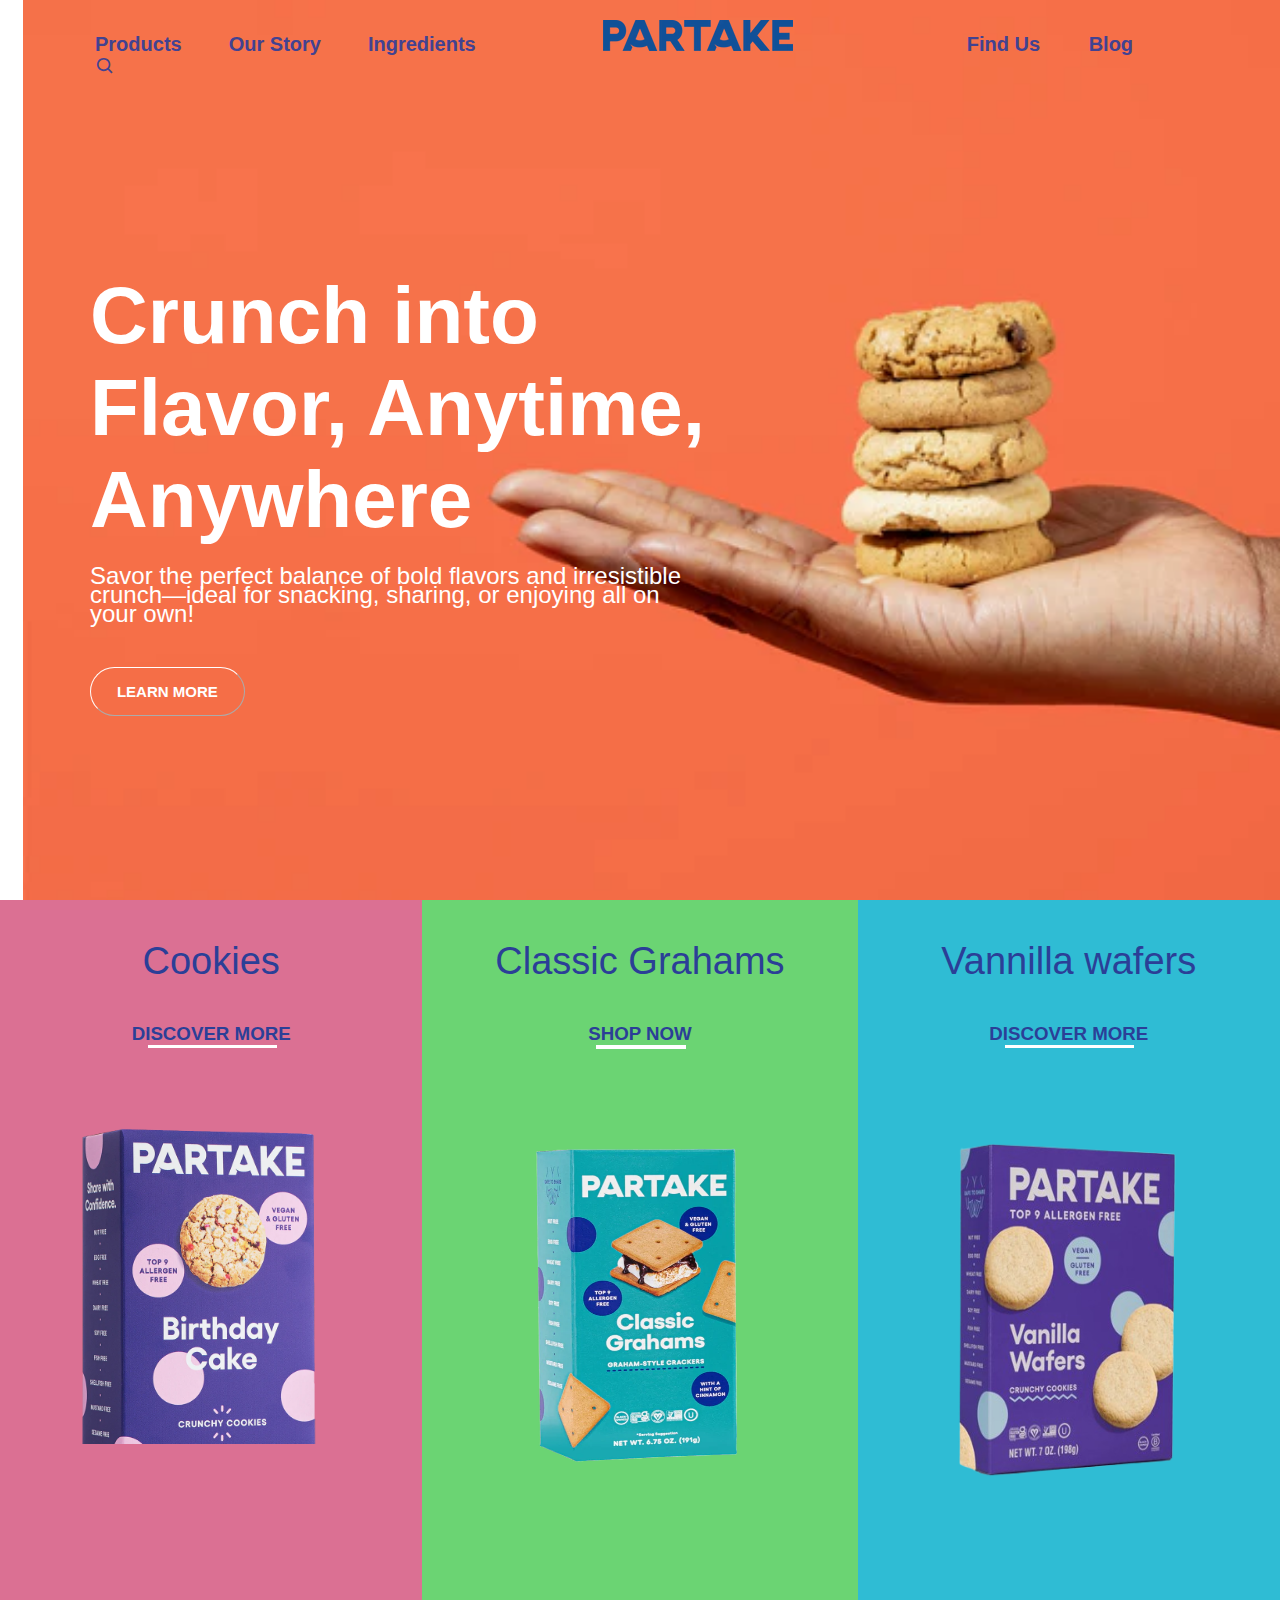
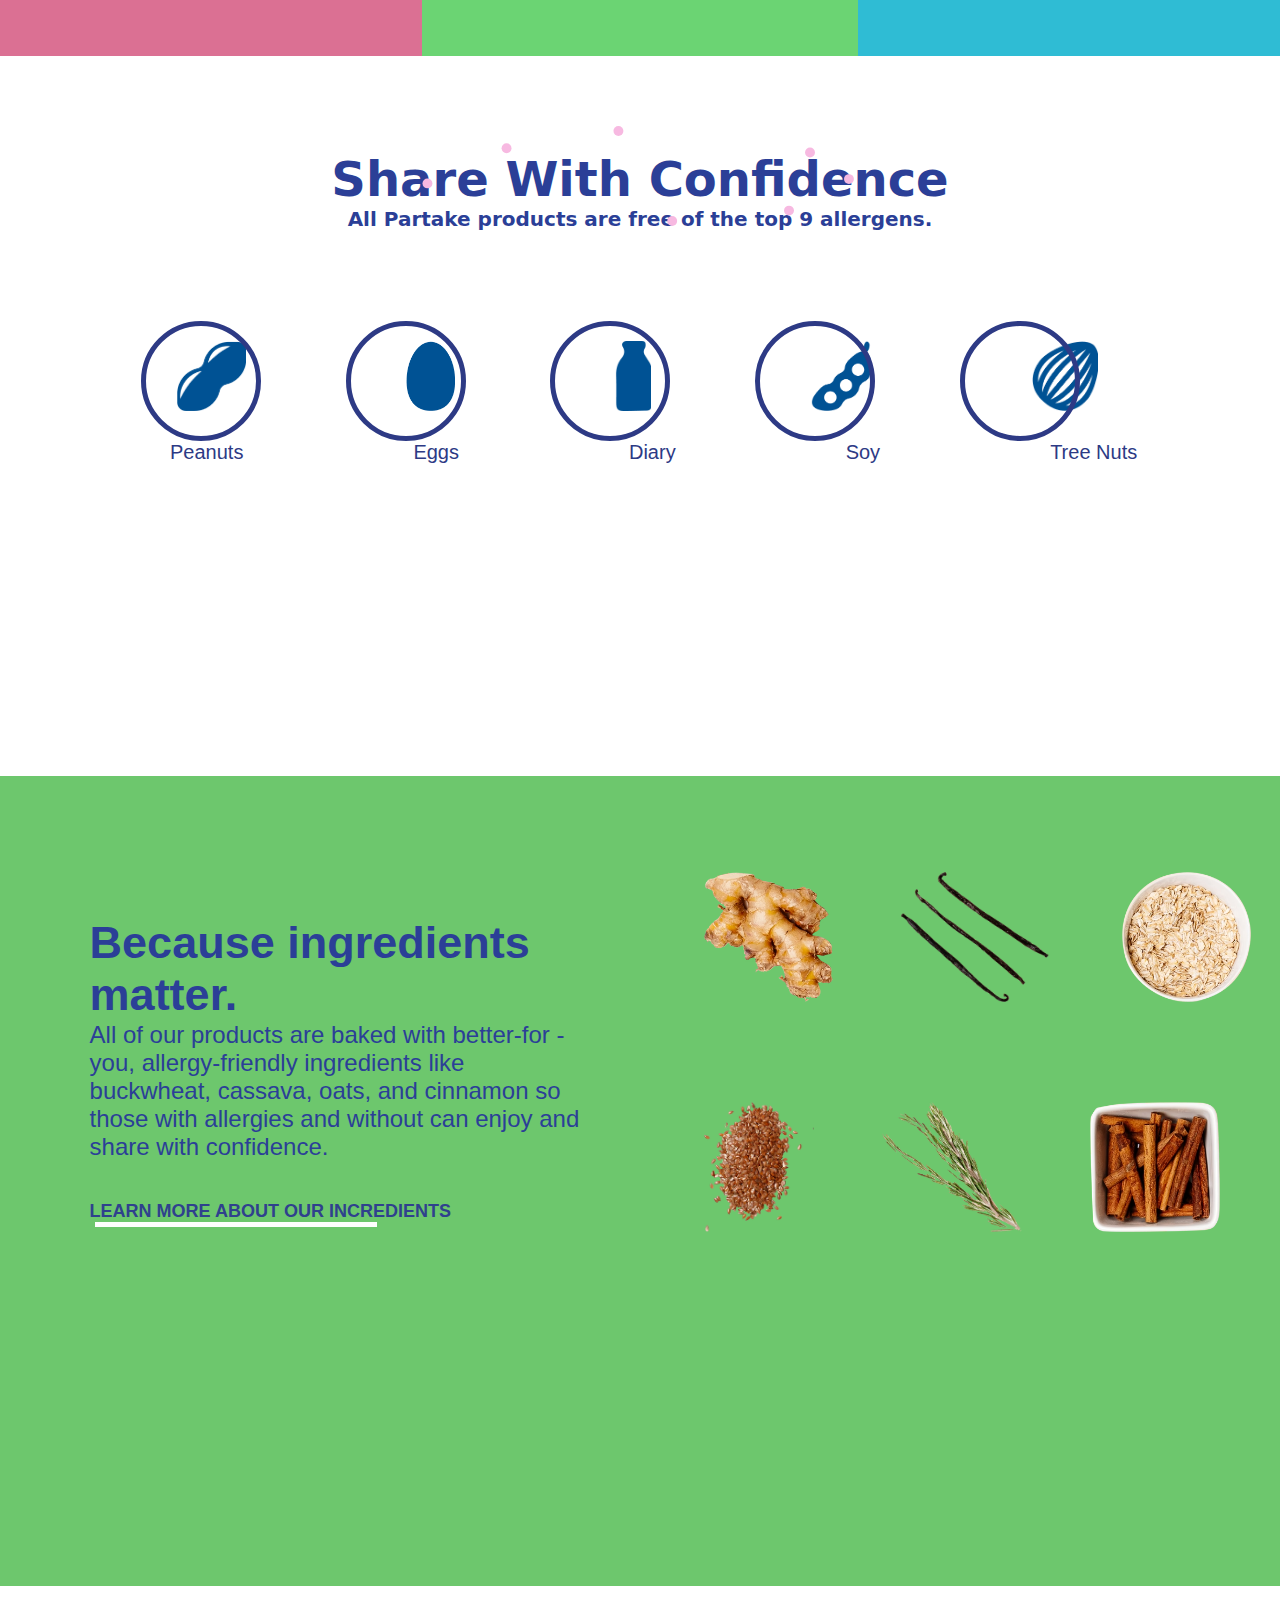
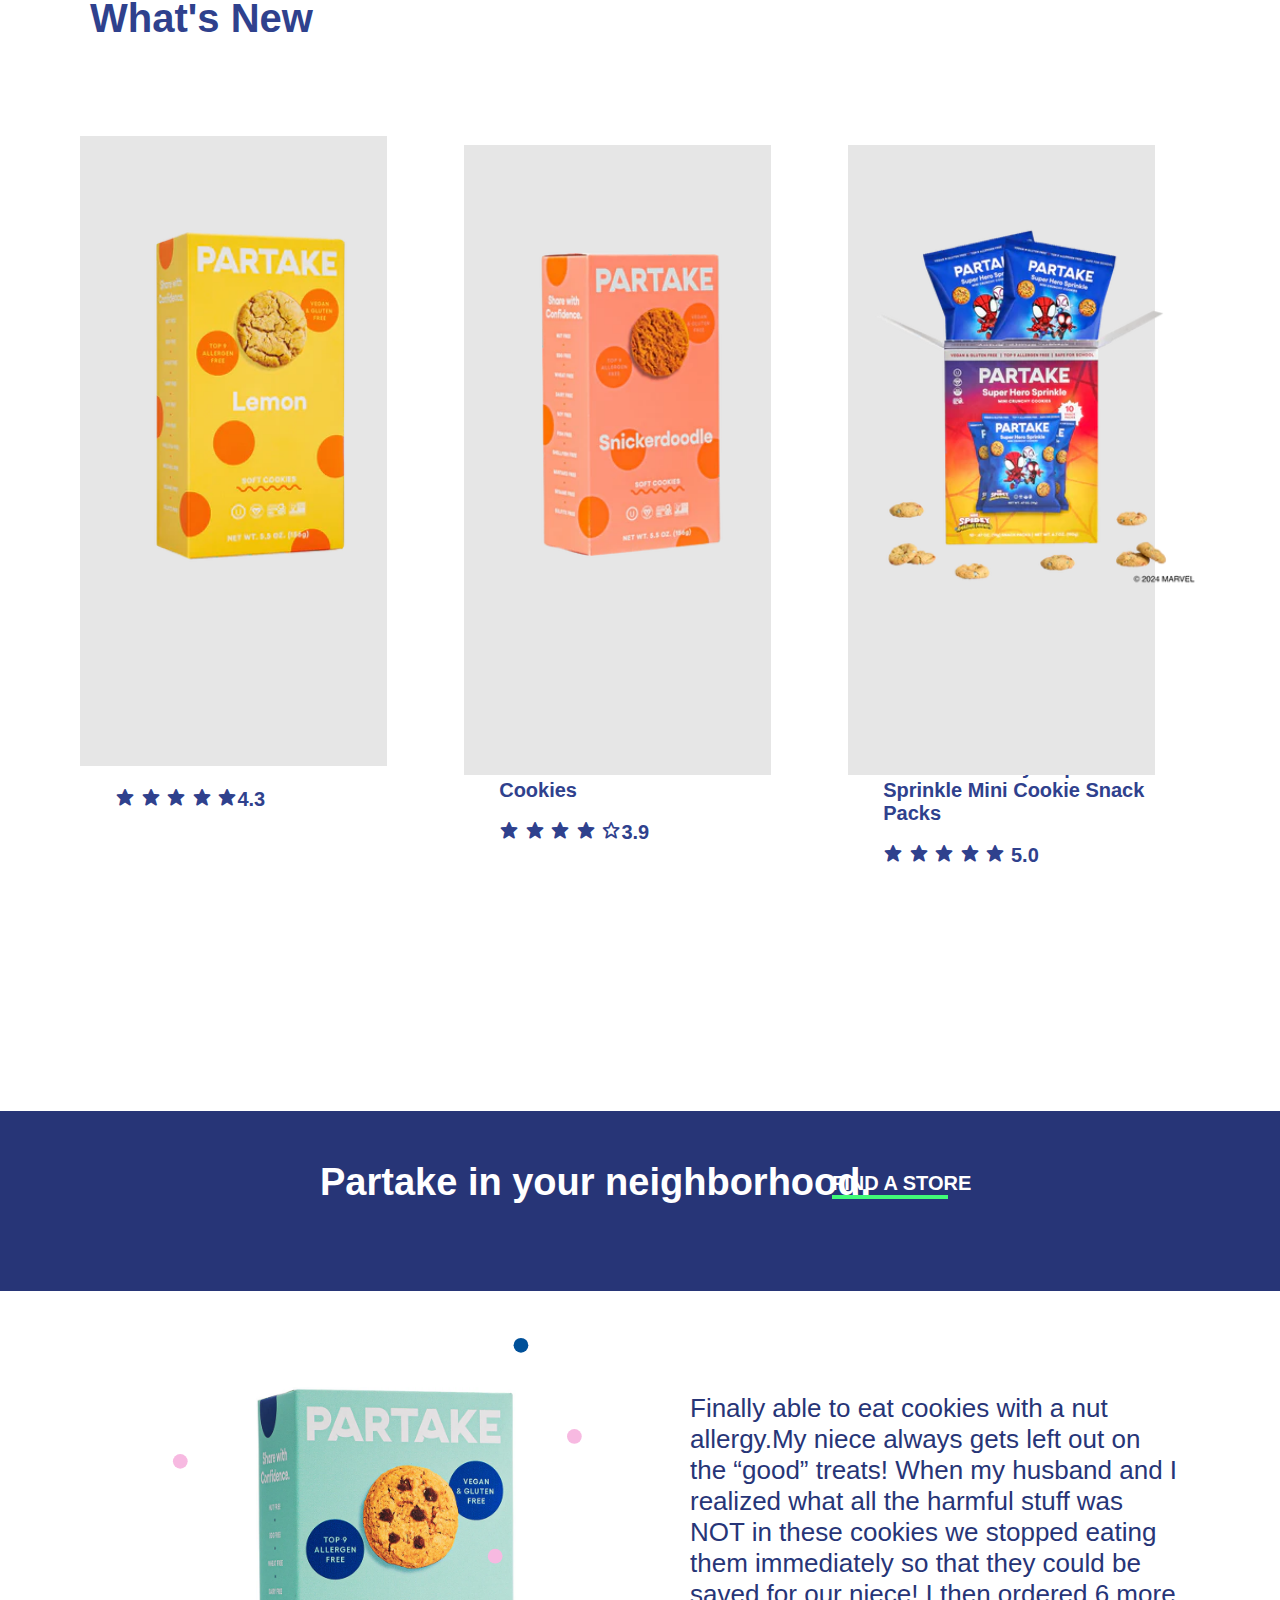
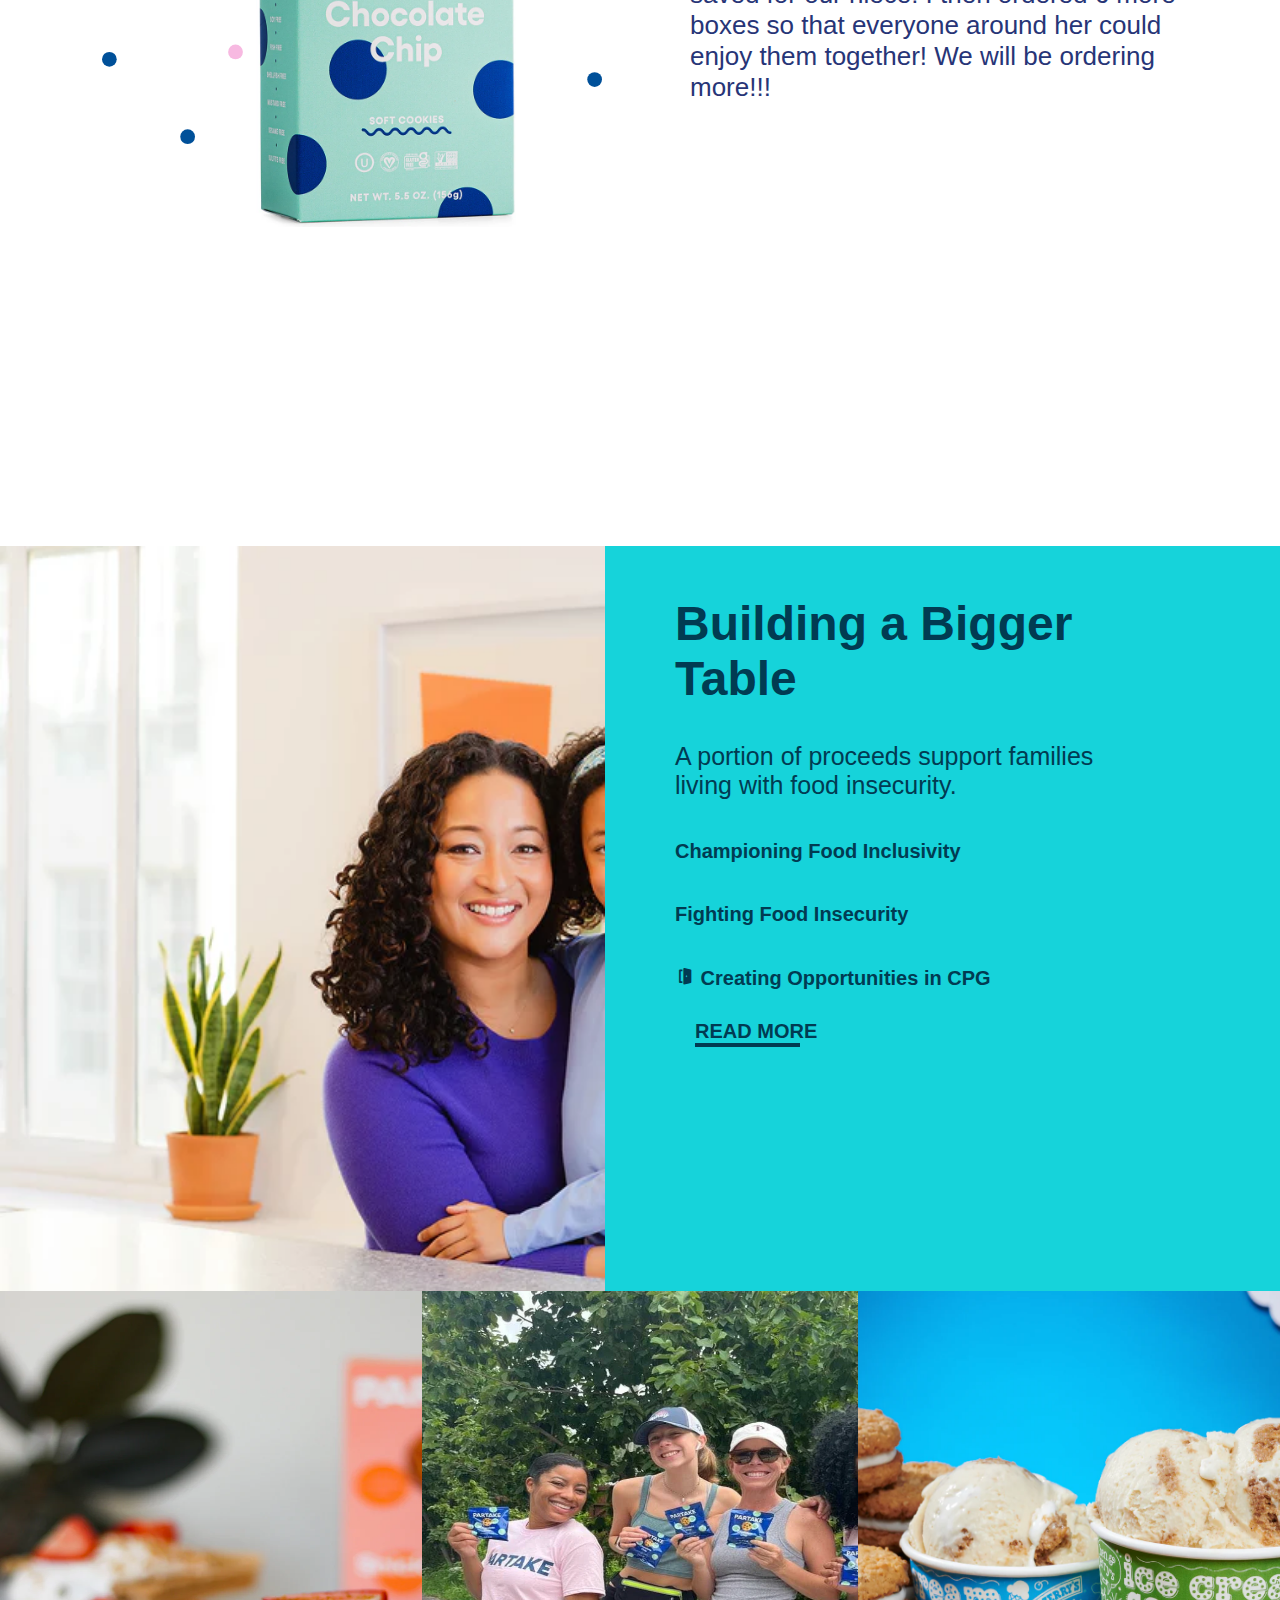
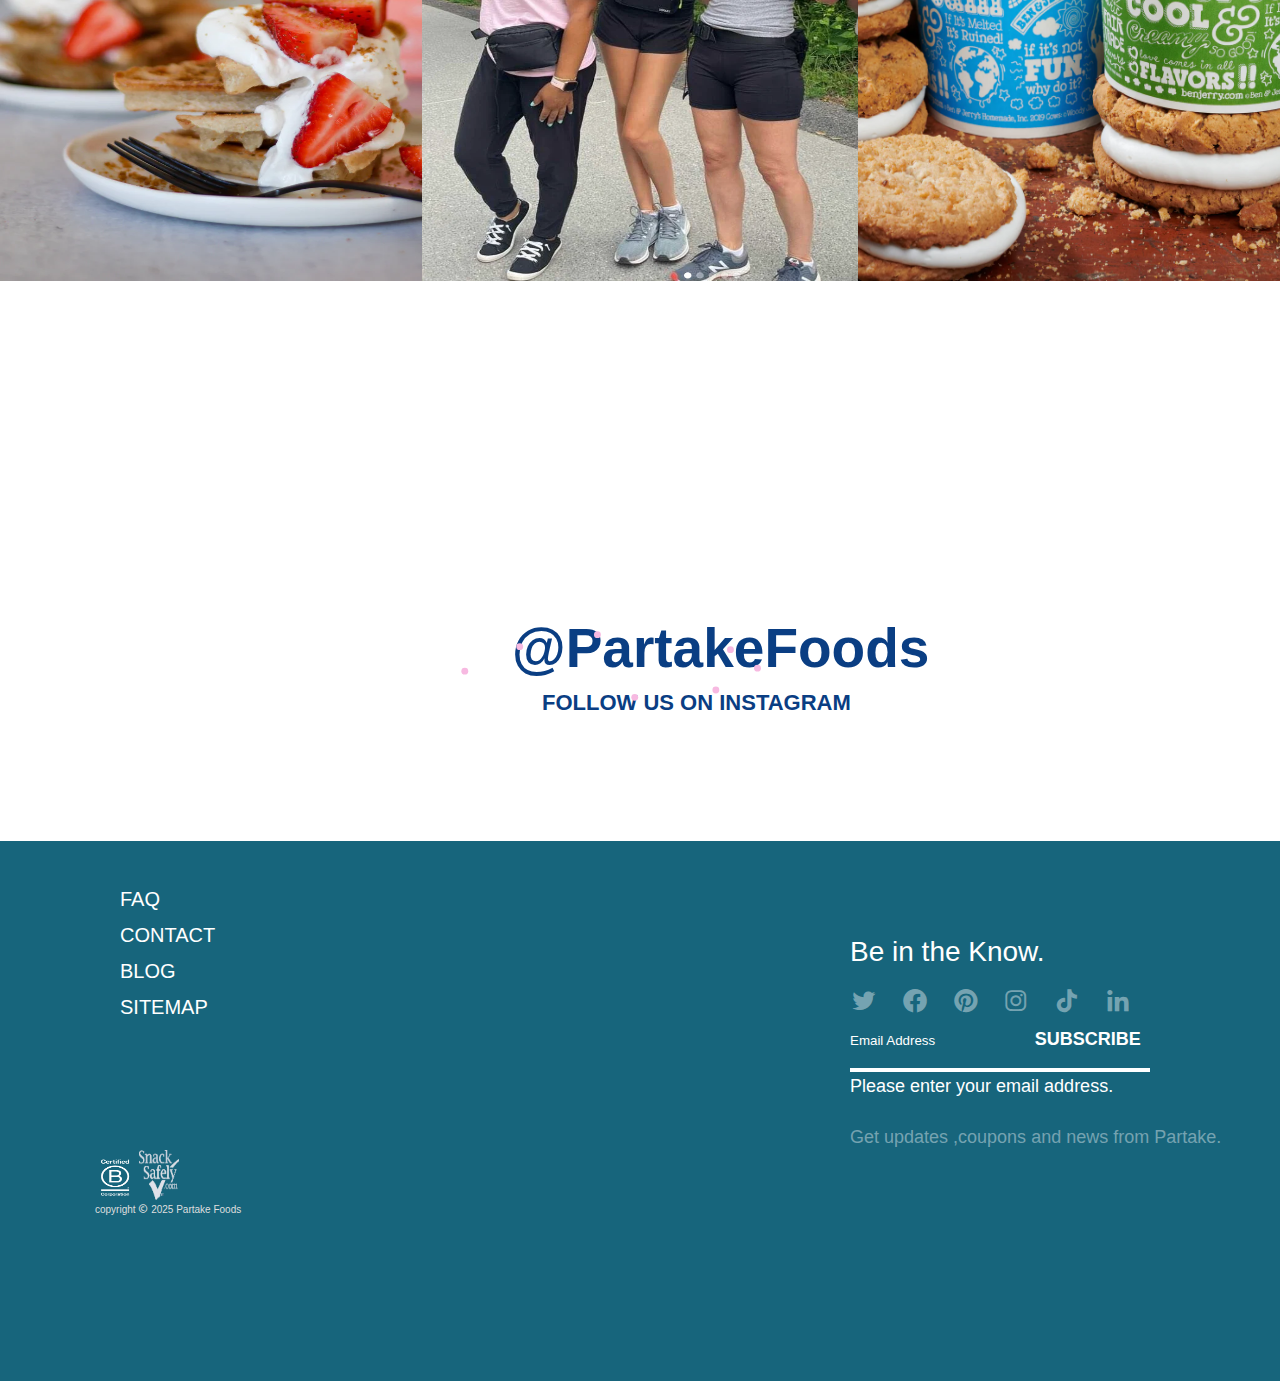
<file: Partake Foods website/index.html>
<!DOCTYPE html>
<html>
    <head>
        <title>Partake Foods | Super Delicious Cookies </title>
        <link rel="stylesheet" href="style.css">
        <link href='https://unpkg.com/boxicons@2.1.4/css/boxicons.min.css' rel='stylesheet'>
        <div class="header">
            <ul>
                <li>Products</li>
                <li>Our Story</li>
                <li class="ing">Ingredients</li>
                <li class="partake"><img src="partake_blue-logo_190x"></li>
                <li class="fu">Find Us </li>
                <li class="bl">Blog</li>
                <li><i class='bx bx-search'></i></li>
            </ul>
        </div>
    </head>


    <body>

        <section class="intro">
            <div class="introcontent">
                <h1>Crunch into<br> Flavor, Anytime,<br> Anywhere </h>
                <p class="paraintro">Savor the perfect balance of bold flavors and irresistible<br> 
                    crunch—ideal for snacking, sharing, or enjoying all on<br> 
                    your own!
                </p>
                <button class="button1">LEARN MORE</button>
            </div>
        </section>
        <!--Section1 closed-->


        <section class="row">
            
            <div class="col1">
                <h2>Cookies</h2>
                <h3>DISCOVER MORE</h3>
                <div class="line"></div>
                <img src="Crunchy_Cookies_3_section_nav_hover.webp" class="img1" height="320" width="240">

            </div>

            <div class="col2">
                <h2>Classic Grahams</h2>
                <h3>SHOP NOW</h3>
                <div class="line2"></div>
                <img src="ClassicGrahams_front_750x.png" class="img2" height="360" width="420">

            </div>

            <div class="col3">
                <h2>Vannilla wafers</h2>
                <h3>DISCOVER MORE</h3>
                <div class="line"></div>
                <img src="VanillaWafersWebsiteCookiesReplacedcopy_750x-removebg-preview.png" class="img3" height="490" width="390">

            </div>
           
        </section>
        <!--Section-2 closed-->

        <section class="section3">
            <img src="pink-dots.svg" id="pink-dots" height="100" >
            <h4>Share With Confidence</h4>
            <p class="para2">All Partake products are free of the top 9 allergens.</p>
            <div class="allergens">
                <img src="download.png" id="peanuts" height="70">
                <img src="eggs.png" id="eggs" height="70">
                <img src="milk.png" id="milk" height="70">
                <img src="soy.png" id="soy" height="70">
                <img src="treenuts.png" id="tnuts" height="70">
            </div>
             <div class="circle1"></div> <div class="circle2"></div>  <div class="circle3"></div> <div class="circle4"></div> <div class="circle5"></div>
            <div class="allnames">
                <h6 class="all">Peanuts</h6>
                <h6 class="all">Eggs</h6>
                <h6 class="all">Diary</h6>
                <h6 class="all">Soy</h6>
                <h6 class="all">Tree Nuts</h6>
                
            </div>
            
            <div class="line4"></div>
        </section>


        <section class="section4">
            <div class="Incredients">
                <div class="contents">
                    <h5 class="head5">Because ingredients<br> matter.</h5>
                    <p class="para3">All of our products are baked with better-for
                        -<br>you, allergy-friendly ingredients like<br>
                         buckwheat, cassava, oats, and cinnamon so<br> those with allergies and without can enjoy and<br>
                         share with confidence.
                    </p>
                    <p class="para4">LEARN MORE ABOUT OUR INCREDIENTS</p>
                    <div class="line3"></div>

                </div>
                <div class="images">
                    <img src="HP-ginger_f08ff2d2-b048-47de-85cc-f427b88c2984.avif" height="130" id="img">

                    <img src="HP-vanilla_21d36f6a-863f-42cd-96b7-0a0b2c0c9125_750x.webp" height="130" id="img">

                    <img src="HP-oats_240x_bf7129c1-26c5-4357-9778-53db870d9308.avif" height="130" id="img"><br>

                    <img src="HP-Flax_240x_aff2738b-af33-4ee1-99de-f47adb1bc9b8.webp" height="130" id="img">

                    <img src="rosemary_c8ac195c-64d6-4964-987d-abf6337bd71c_750x.webp" height="130" id="img">

                    <img src="HP-cinammon_240x_4e7dcc87-d964-487d-8697-69dafed1e5ca.avif" height="130" id="img">

                </div>
            </div>
        </section>

        <section class="sec5">
            <div class="packs">
                <div class="pack1">
                    <h class="wn">What's New</h>
                    <div class="bg1">
                        <img src="Lemon_2400x2400_45angle_360x.webp" id="lemon" height="380">
                    </div> <br><br><br><br><br> 
                    <div class="content1">
                        <p class="name">Soft Baked Lemon Cookies</p><br>
                        <p class="ratings">
                            <i class='bx bxs-star'></i>
                            <i class='bx bxs-star'></i>
                            <i class='bx bxs-star'></i>
                            <i class='bx bxs-star'></i>
                            <i class='bx bxs-star'></i>4.3
                        </p>
                    </div>
                    
                </div>
                <div class="pack2">
                    <div class="bg">
                        <img src="Partake_gluten_free_snickerdoodle_cookies_360x.webp" id="gluten" height="380">
                    </div><br><br><br><br><br>

                    <div class="content2">
                        <p class="name">Soft Baked Snickerdoodle Cookies</p><br>
                        <p class="ratings"> 
                            <i class='bx bxs-star'></i>
                            <i class='bx bxs-star'></i>
                            <i class='bx bxs-star'></i>
                            <i class='bx bxs-star'></i>
                            <i class='bx bx-star'></i>3.9
                        </p>
                    </div>
                    
                    
                </div>
                <div class="pack3">
                    <div class="bg">
                        <img src="Partake_Marvel_2_360x.webp" id="marvel" height="380">
                    </div><br><br><br><br><br>
                    <div class="content3">
                        <p class="name">Marvel Crunchy Super Hero<br> Sprinkle Mini Cookie Snack Packs</p><br>

                        <p class="ratings"> 
                            <i class='bx bxs-star'></i>
                            <i class='bx bxs-star'></i>
                            <i class='bx bxs-star'></i>
                            <i class='bx bxs-star'></i>
                            <i class='bx bxs-star'></i> 
                            5.0
                       
                        </p>
                    </div>
                    
              
                </div>
            </div>

        </section>
        <!--section closed-->


        <section class="store">
            <p class="headingstore"><b>Partake in your neighborhood.</b> </p>
            <div class="fs">
                <P class="feed"><b>FIND A STORE</b></P>
                <div class="line5"></div> 
            </div>
                   
        </section>

        <!--closed-->

        <section class="cc">
            <div class="row">
                <div class="partimg">
                    <img src="Partake_SBCC_threeqtr_copy_4.webp" height="440" width="260" class="sbcc">
                    <img src="color-dot.svg" height="500" width="500" class="colordots">     
                </div>
                <div class="imgcontent">
                    <p class="imgcon">Finally able to eat cookies with a nut<br> allergy.My niece always gets left out on<br> the “good” treats! When my husband and I<br> realized what all the harmful stuff was<br> NOT in these cookies we stopped eating<br> them immediately so that they could be<br> saved for our niece! I then ordered 6 more<br> boxes so that everyone around her could<br> enjoy them together! We will be ordering<br> more!!!</p>
                    
                </div>
            </div>
        </section>

        <!--closed-->

        <section class="blog2">
            <div class="row">
                <div class="blogimg"></div>

                <div class="blogcontent">
                    <h id="bloghead"><b>Building a Bigger<br>Table</b></h>
                    <p id="blogcon">A portion of proceeds support families<br> living with food insecurity.</p>
                    <p id="cfc">Championing Food Inclusivity</p>
                    <p id="cfc">Fighting Food Insecurity</p>
                    <p id="cfc"><i class='bx bxs-door-open'></i> Creating Opportunities in CPG</p>
                    <P id="rm">READ MORE</P>
                    <div class="line6"></div>   
                </div>
            </div>
        </section>

        <!--closed-->

        <section class="advertise">
            <div class="row1">
                <div class="ad1">
                    <img src="reel_cover.jpg" class="ad" height="590" width="540">
                </div>
                <div class="ad2">
                    <img src="Screenshot_29.png" class="ad" height="590" width="540">
                </div>
                <div class="ad3">
                    <img src="BNJ0115-Oatmeal_Dream_Pie-Scoop_Cup-4946_SQ_1.webp" class="ad" height="590" width="540">
                </div>
            </div>

        </section>

        <!--closed-->
        <section class="sm">
            <img src="pink-dots.svg" class="pdimg" height="100" width="300">
            <h class="smhead">@PartakeFoods</h>
            <p class="smsm">FOLLOW US ON INSTAGRAM</p>
        </section>
        
        <!--closed-->

        <section class="footer">
            <div class="fstyle">
                <div class="fleft">
                    <p class="list1">
                        FAQ<br>CONTACT<br>BLOG<br>SITEMAP
                    </p>
                    <!--p class="list2">
                        PRESS<br> TERMS<br> PRIVACY
                    </p-->
                    <div class="partner"> 
                        <img src="download (1).png" height="45" width="40">
                        <img src="snack-safe-white-lt.webp" height="50" width="40">
                        <p class="cpyrht"> copyright <i class='bx bx-copyright'></i>  2025 Partake Foods</p>
                    </div>

                </div>

                <div class="fright">
                    <div class="frcontent"> 
                        <!--img src="cook-13.png" id="cookie1" height="180" width="180"-->
                        <p id="bk">Be in the Know.</p>
                        <p class="icons"><i class='bx bxl-twitter'></i> <i class='bx bxl-facebook-circle'></i> <i class='bx bxl-pinterest' ></i> <i class='bx bxl-instagram' ></i> <i class='bx bxl-tiktok' ></i> <i class='bx bxl-linkedin' ></i></p>
                        <input type="email" placeholder="Email Address" class="contact"> <button type="submit" value="SUBSCRIBE" id="submit">SUBSCRIBE</button>
                        <div id="line7"></div>
                        <p id="con">Please enter your email address.</p>
                        <p class="fli">Get updates ,coupons and news from Partake. </p>
                    </div>   

                </div>
            </div>

            <!--<img src="cook-13.png" id="cookie1">
            <img src="cook-13.png" id="cookie2">-->
        </section>

        <!--Completed-->

    </body>
</html>
</file>
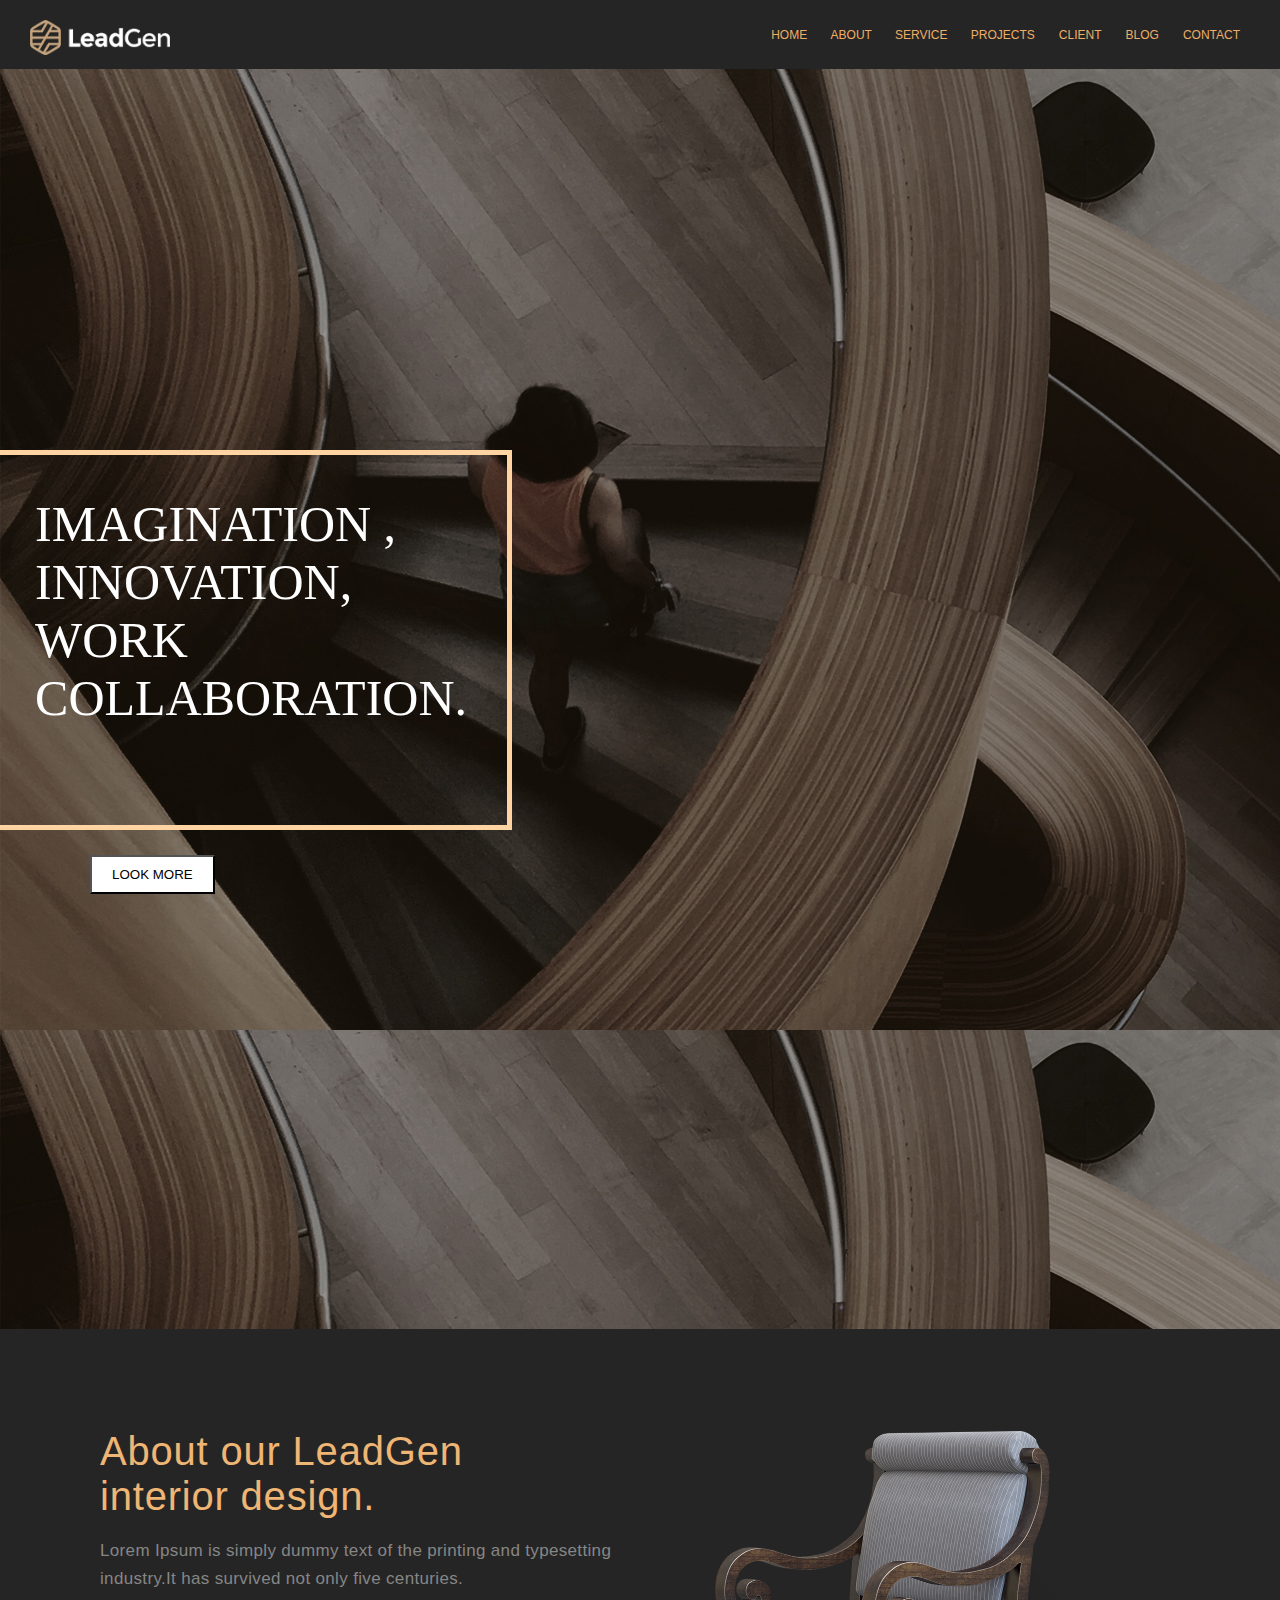
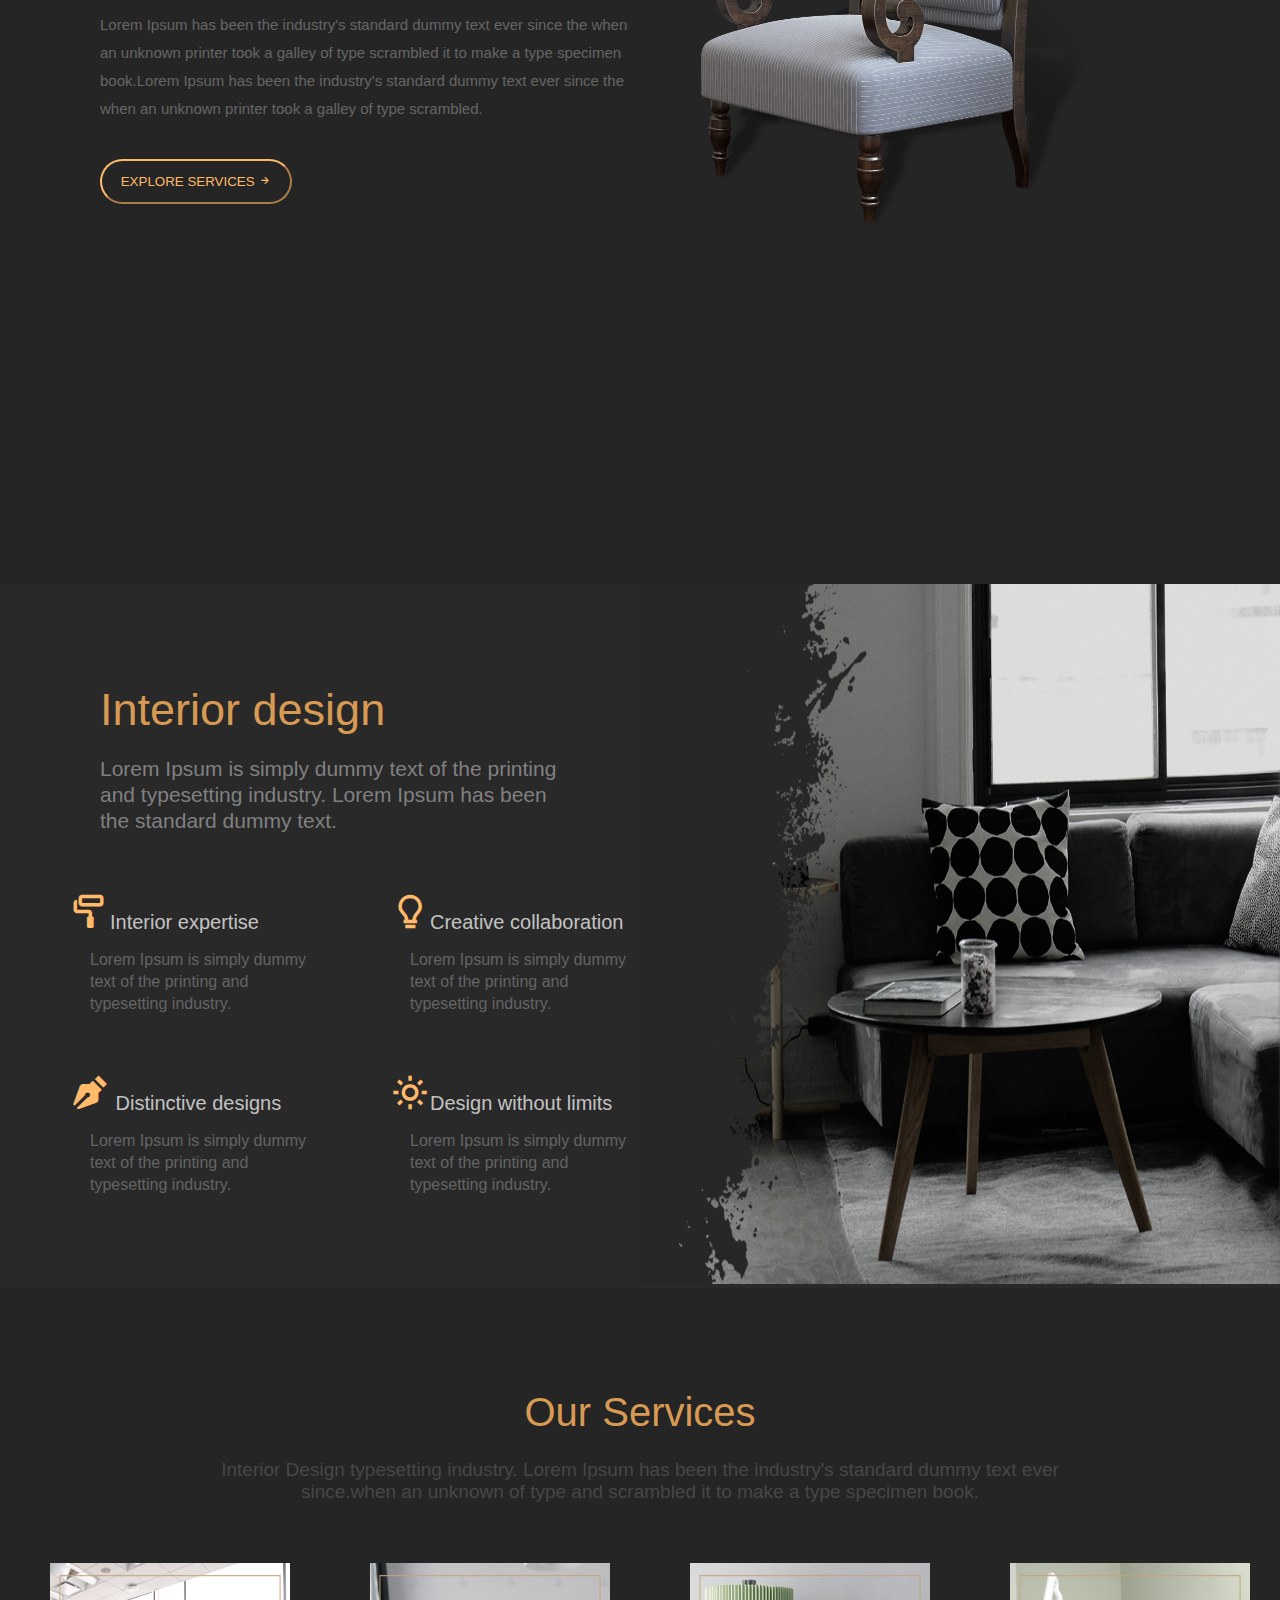
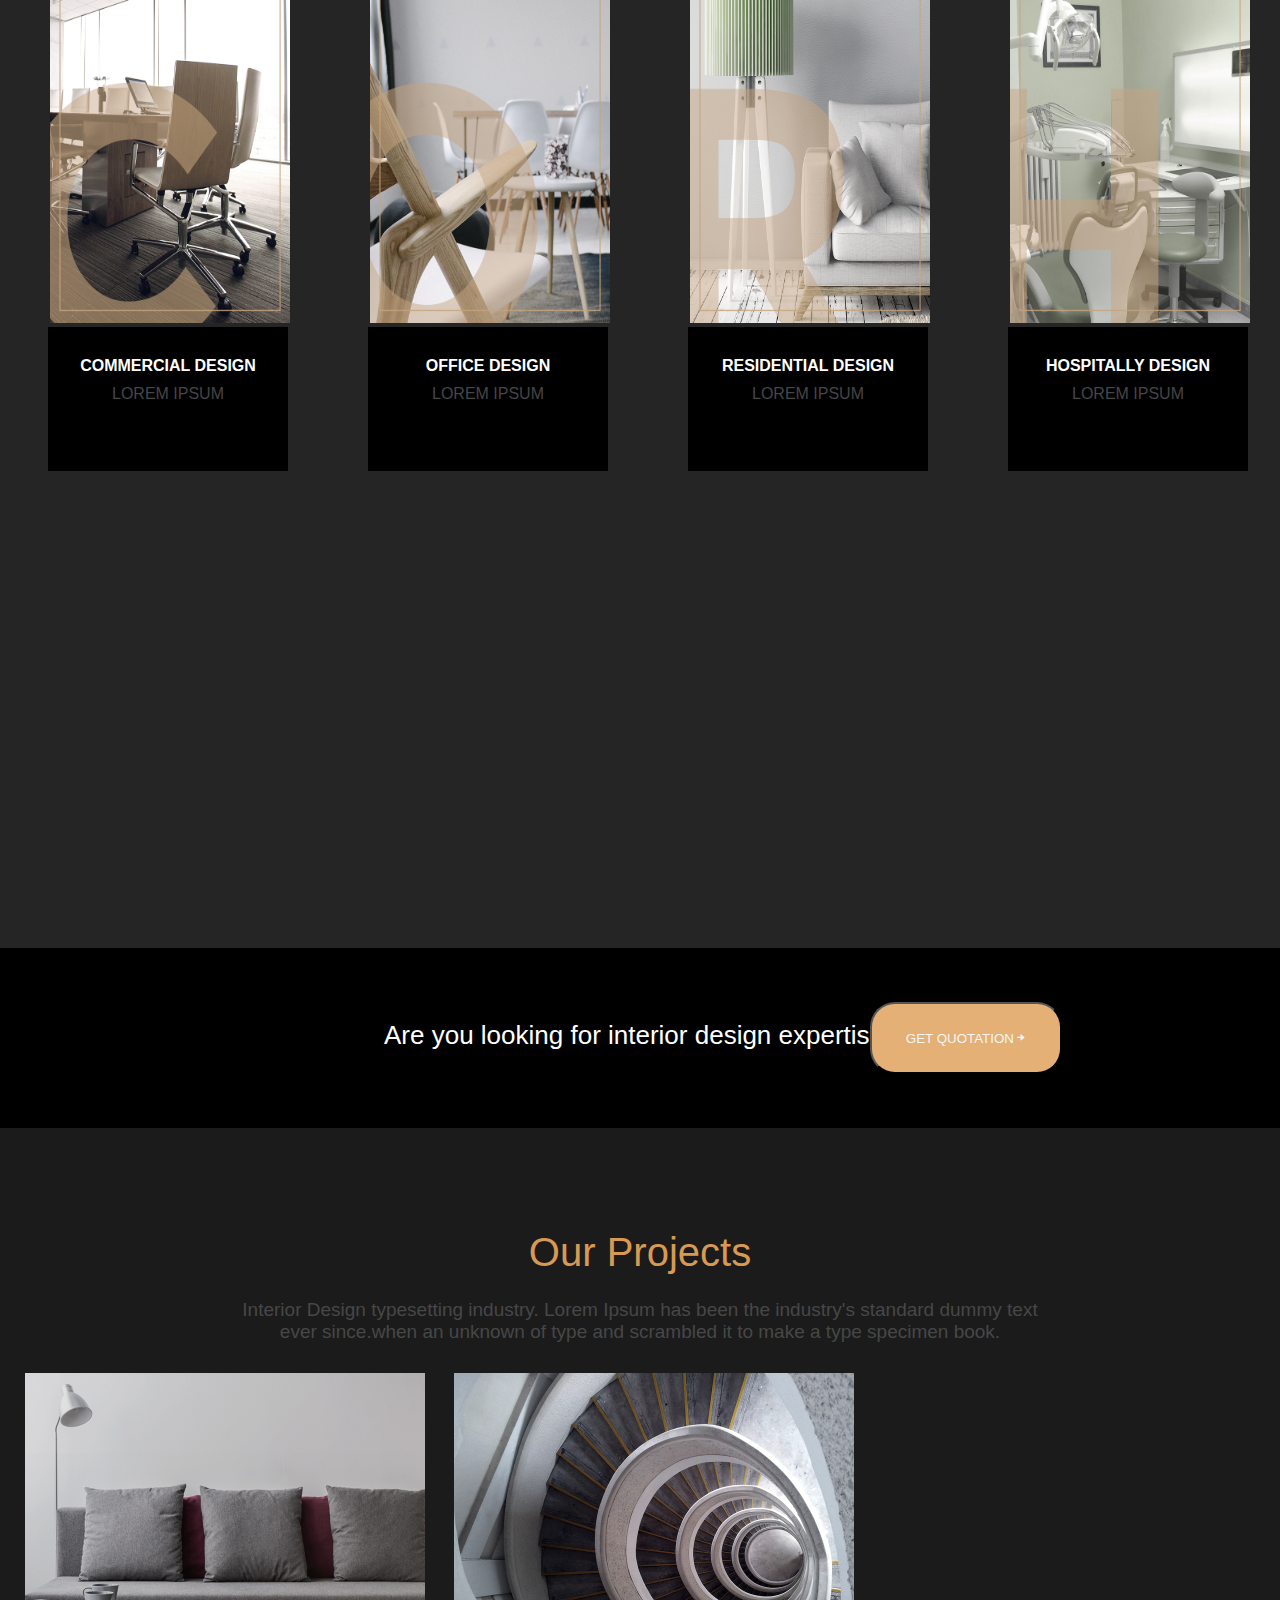
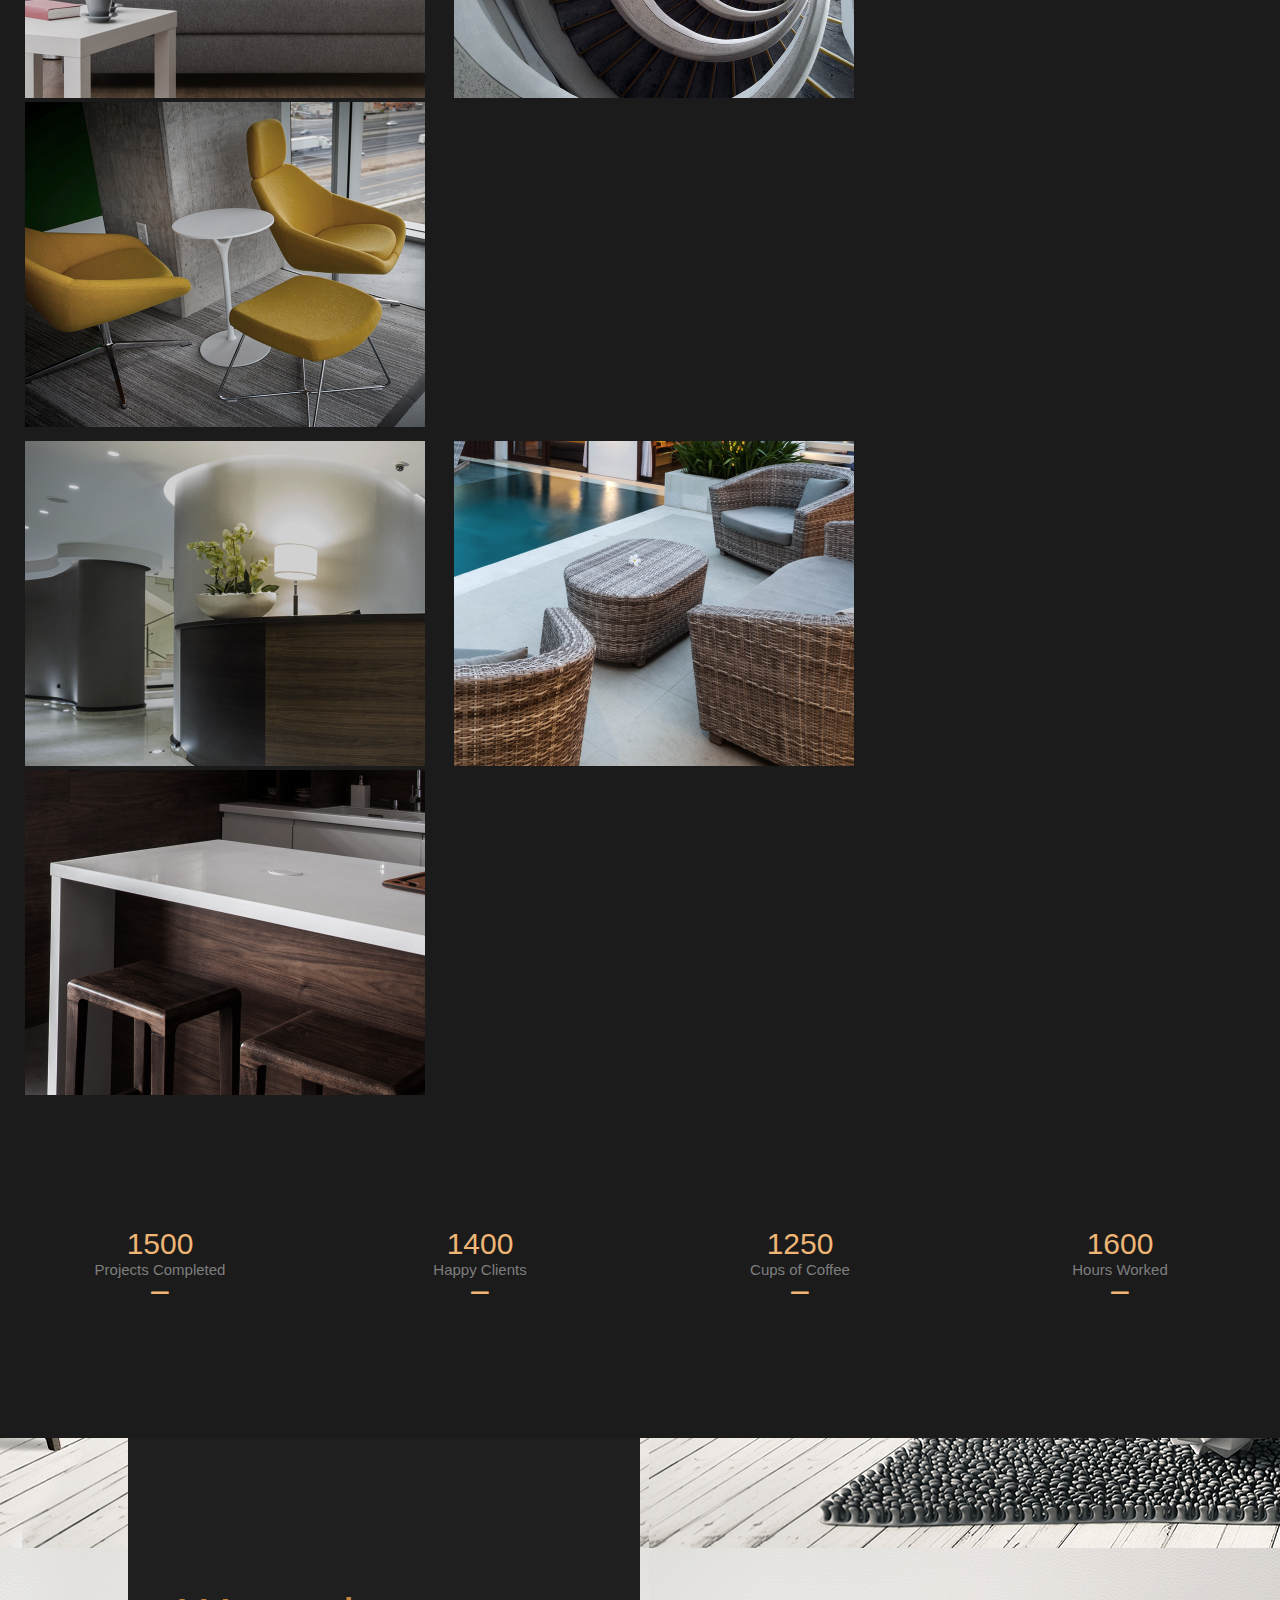
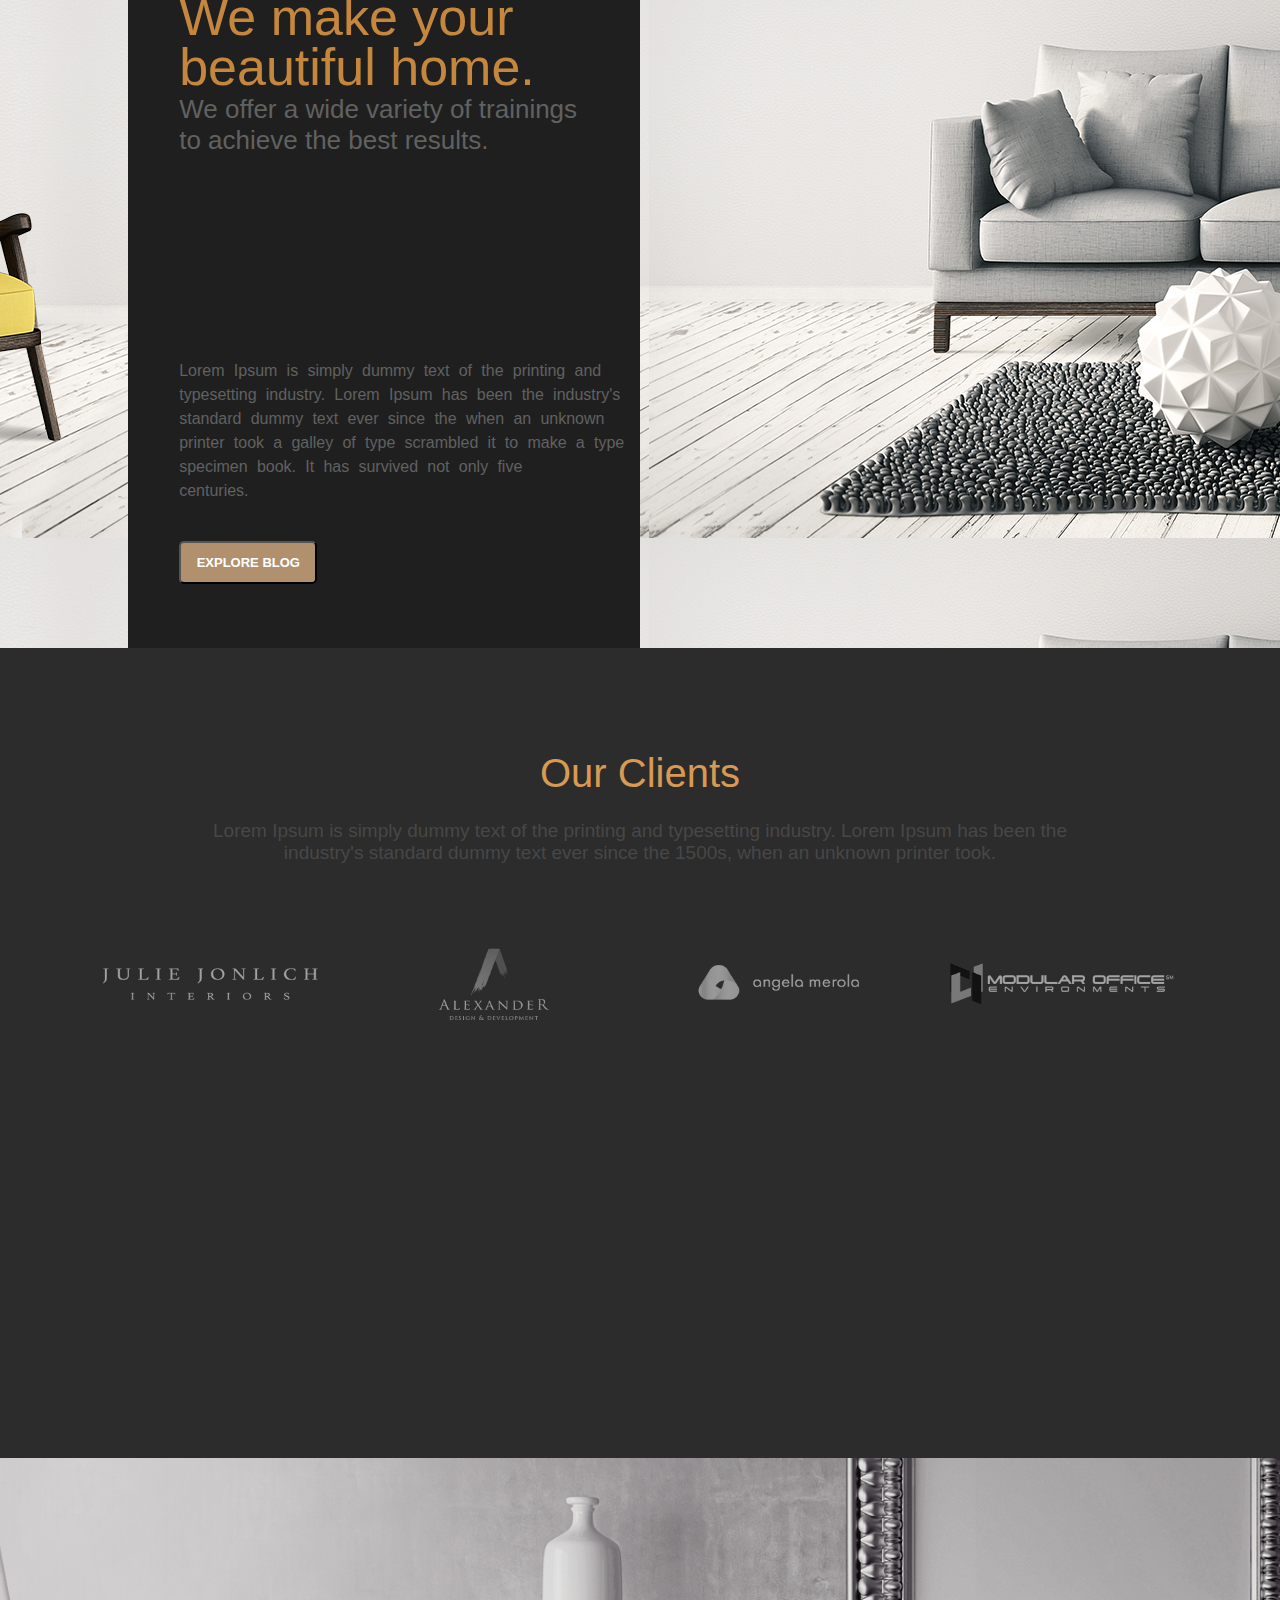
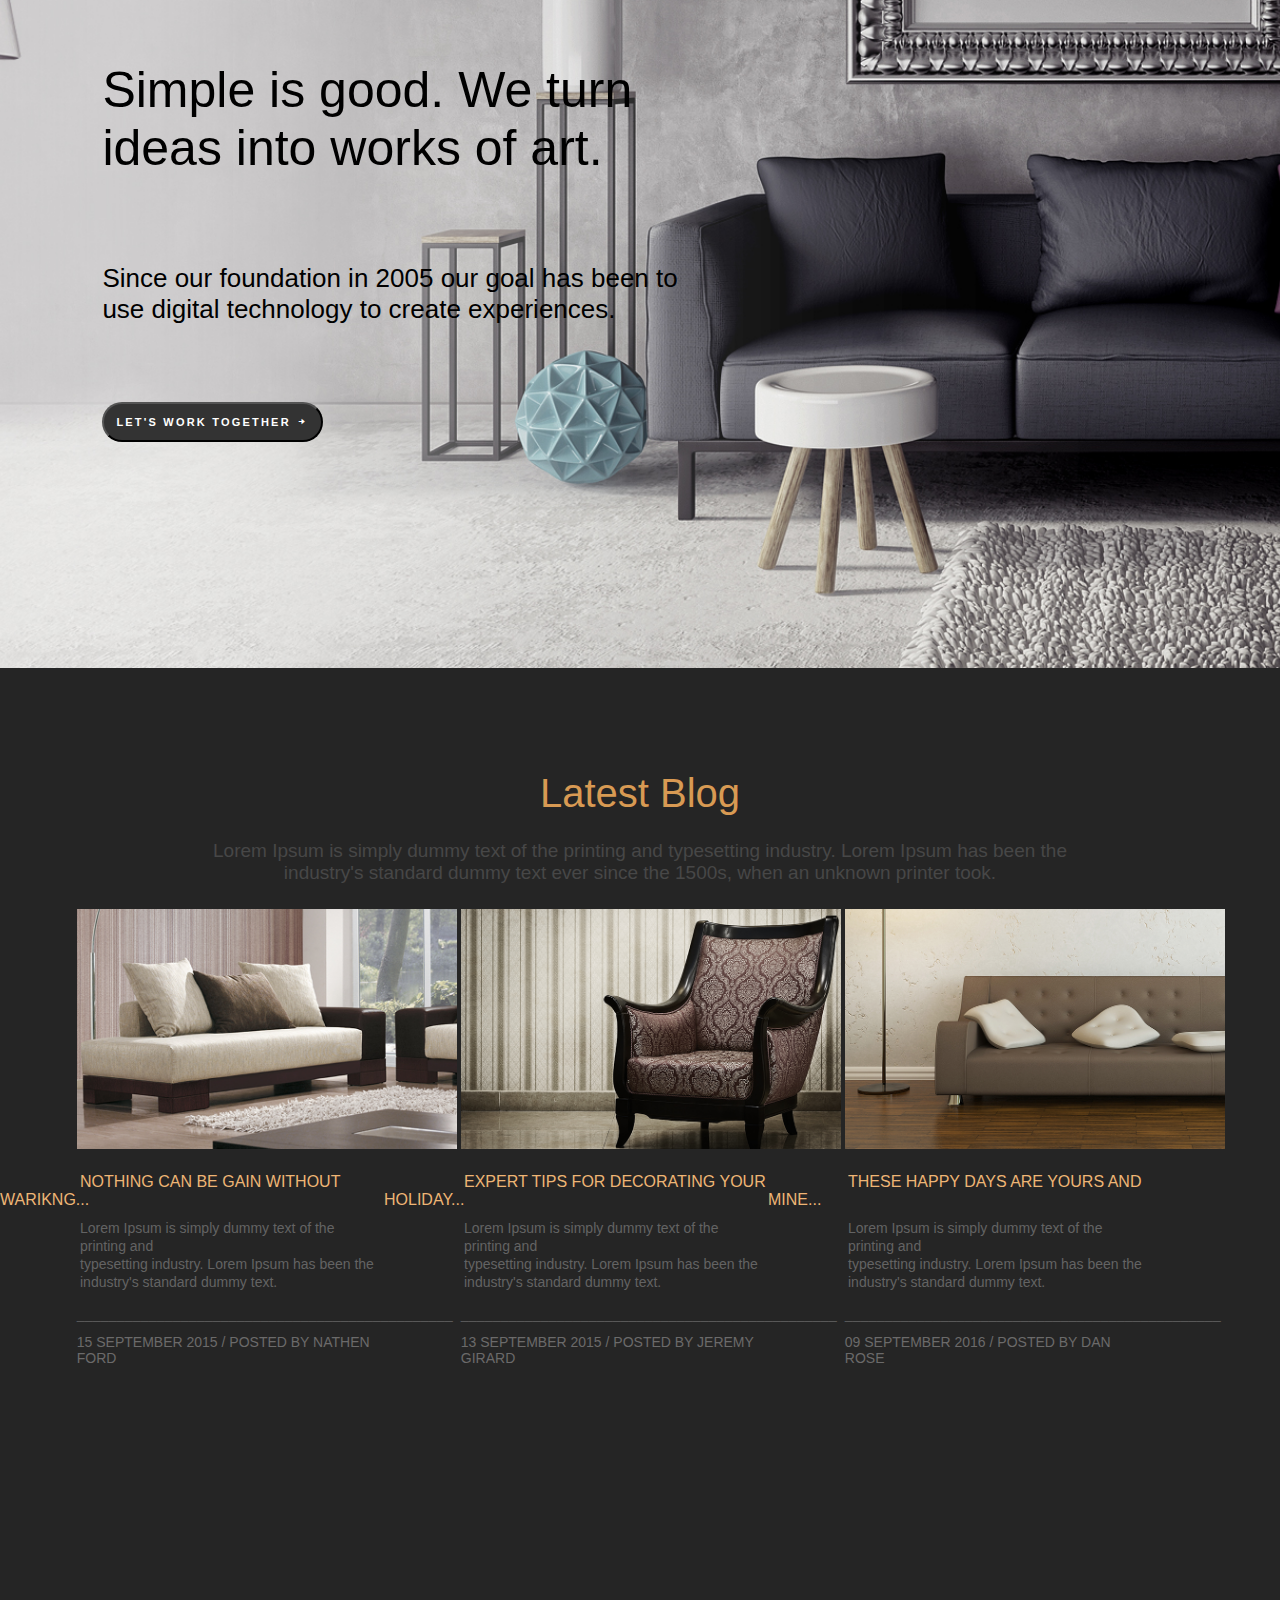
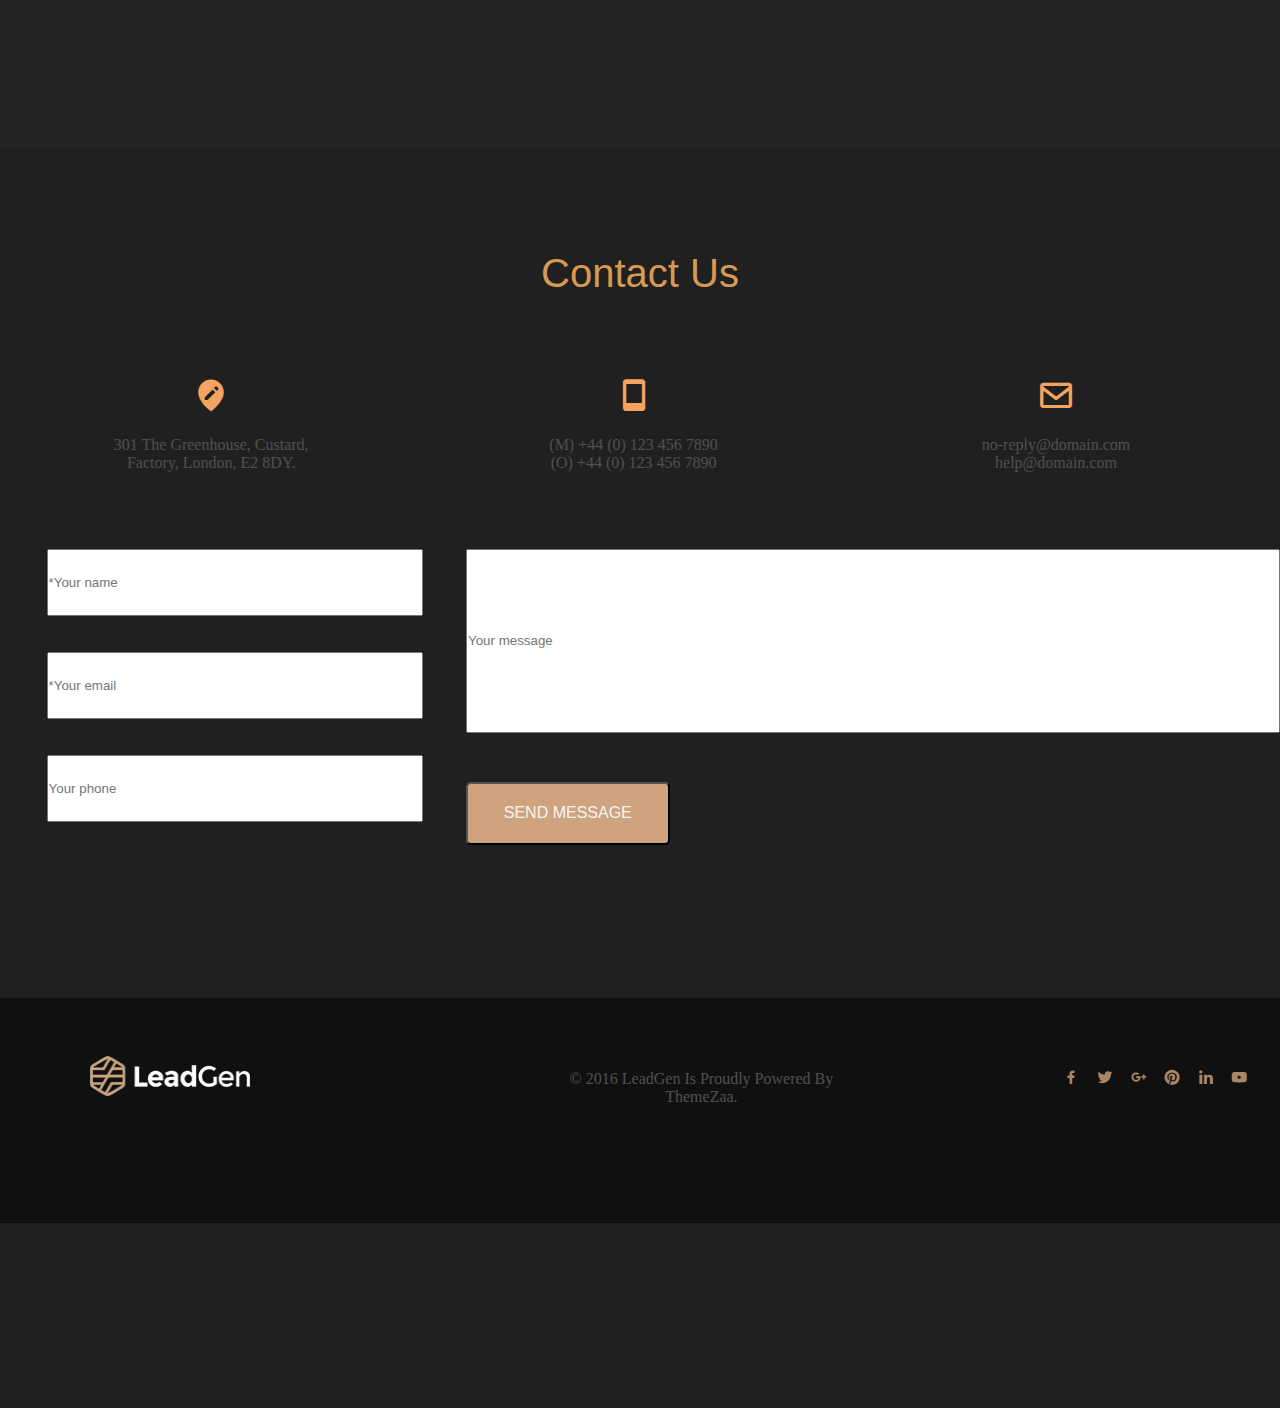
<file: Vish/index.html>
<!DOCTYPE html>
<html>
<head>
    <title>LeadGen</title>
    <link rel="stylesheet" href="style.css">
    <link href='https://unpkg.com/boxicons@2.1.4/css/boxicons.min.css' rel='stylesheet'>
    <link href="https://cdnjs.cloudflare.com/ajax/libs/font-awesome/6.7.2/css/all.min.css" rel="stylesheet">
    <div class="nav-header">
        <img src="logo-white.png" alt="Logo" class="logo" width="140px" height="35px" >
        <ul>
            <li>HOME </li>
            <li>ABOUT </li>
            <li>SERVICE </li>
            <li>PROJECTS</li>
            <li>CLIENT</li>
            <li>BLOG</li>
            <li>CONTACT</li>
        </ul>
    </div>
       
</head>
<!--Header section-->




<!--Body section-->
<body> 

    <!--slider section-->
    
    <section class="slider" >
        <div class="slider-text">IMAGINATION ,<br> INNOVATION, <br> WORK<br>COLLABORATION.<br> <br></div>
        <input type="button" value="LOOK MORE" class="button1" >
    </section>


    <!--About section-->

    <section class="section2">
        <div class="row">
            <div class="col1">
                <h1>About our LeadGen <br>interior design.</h1><br>
                <p class="about"> Lorem Ipsum is simply dummy text of the printing and typesetting industry.It has survived not only five centuries.</p><br>
                <p class="p1">Lorem Ipsum has been the industry's standard dummy text ever since the when an unknown printer took a galley of type scrambled it to make a type specimen book.Lorem Ipsum has been the industry's standard dummy text ever since the when an unknown printer took a galley of type scrambled.</p><br><br>
                <button class="button2">EXPLORE SERVICES <i class='bx bx-right-arrow-alt'></i></button>
            
            </div>

            <div class="col2">
                <img src="content-51.jpg" alt="Image" class="image2" width="400px" height="400px">
            </div>
        </div>

    </section>
    

    <!--about section end-->

    <!--Interior designs-->
    <section class="IDS">
        <div class="row1"> 
            <div class="col3">
                <div class="row2">
                    <h2>Interior design</h2> 
                    <p class="ide">Lorem Ipsum is simply dummy text of the printing<br>and typesetting industry. Lorem Ipsum has been<br> the standard dummy text.</p>
                </div>

                <div class="row3">
                    <div  class="col5">
                        <h3>  <i class='bx bx-paint-roll'></i>Interior expertise</h3>
                        <p class="ie">Lorem Ipsum is simply dummy text of the printing and typesetting industry.</p>

                    </div>

                    <div class="col6">
                        <h3><i class='bx bx-bulb'></i>Creative collaboration</h3>
                        <p class="cc">Lorem Ipsum is simply dummy text of the printing and typesetting industry.</p>

                    </div>
            
                </div>

                <div class="row4">
                    <div  class="col7">
                        <h3><i class='bx bxs-pen'></i> Distinctive designs</h3>
                        <p class="dd">Lorem Ipsum is simply dummy text of the printing and typesetting industry.</p>

                    </div>

                    <div  class="col8">
                        <h3><i class='bx bx-sun'></i>Design without limits</h3>
                        <p class="dwl">Lorem Ipsum is simply dummy text of the printing and typesetting industry.</p>

                    </div>

          
                </div>  
            
            </div>
                
            <div class="col4">
               
                <img src="hero-bg22.png" width="100%" height="700px">

            </div>
        </div>
    </section>

    <!--Interior Design closed-->

    <!--Service section-->

    <section class="SS">

        <h4>Our Services</h4>
        <p class="ser">Interior Design typesetting industry. Lorem Ipsum has been the industry's standard dummy text ever<br> since.when an unknown of type and scrambled it to make a type specimen book.</p>
        
        <div class="row6">
            <div class="col9">
                <img src="team-08.jpg" class="img" width="240px" >
                <div class="content1">
                    <h6>COMMERCIAL DESIGN</h6>
                    <p class="Li">LOREM IPSUM</p>
                </div>
            </div>

            <div class="col10">
                <img src="team-01.jpg" class="img" width="240px" >
                <div class="content2">
                    <h6>OFFICE DESIGN</h6>
                    <p class="Li">LOREM IPSUM</p>
                </div>
            </div>

            <div class="col11">
                <img src="team-02.jpg" class="img" width="240px"  >
                <div class="content3">
                    <h6>RESIDENTIAL DESIGN</h6>
                    <p class="Li">LOREM IPSUM</p>
                </div>
                
            </div>

            <div class="col12">
                <img src="team-03.jpg" class="img" width="240px" >
                <div class="content4">
                    <h6>HOSPITALLY DESIGN</h6>
                    <p class="Li">LOREM IPSUM</p>
                </div>
            </div>

        </div>
    </section>
    <!--Closed-->

    <div class="getquotation">
        <button class="button3">GET QUOTATION<i class='bx bxs-right-arrow-alt'></i></button>
        <P class="gq">Are you looking for interior design expertise?</P>
    </div>



    <!--projects section-->


    <section class="projects">
        
        <h4>Our Projects</h4>
        <p class="ser">Interior Design typesetting industry. Lorem Ipsum has been the industry's standard dummy text<br> 
            ever since.when an unknown of type and scrambled it to make a type specimen book.</p>

        <div class="row7">
            <img src="agency-work-01.jpg" width="400px" class="agwork">
            <img src="agency-work-02.jpg" width="400px" class="agwork">
            <img src="agency-work-03.jpg" width="400px" class="agwork">
            
        </div>

        <div class="row8"> 
            <img src="agency-work-04.jpg" width="400px" class="agwork">
            <img src="agency-work-05.jpg" width="400px" class="agwork">
            <img src="agency-work-06.jpg" width="400px" class="agwork">
        </div>

        <div class="row9">
            <div class="col13"> 
                <p class="num">1500</p>
                <p class="sub">Projects Completed</p>
                <i class='bx bx-minus'></i>
            </div>
            <div class="col14"> 
                <p class="num">1400</p>
                <p class="sub">Happy Clients</p>
                <i class='bx bx-minus'></i>
            </div>
            <div class="col15"> 
                <p class="num">1250</p>
                <p class="sub">Cups of Coffee</p>
                <i class='bx bx-minus'></i>
            </div>
            <div class="col16"> 
                <p class="num">1600</p>
                <p class="sub">Hours Worked</p>
                <i class='bx bx-minus'></i>
            </div>

            
        </div>    

    </section>
    

    <!--closed-->


    <section class="blog">
        <div class="blogcontent">
            <h class="blogshead">We make your beautiful home.</h>
            <p class="blogsubh">We offer a wide variety of trainings<br> to achieve the best results.</p>
            <p class="blogpara">Lorem Ipsum is simply dummy text of the printing and<br>typesetting industry. Lorem Ipsum has been the industry's<br> standard dummy text ever since the when an unknown<br> printer took a galley of type scrambled it to make a type<br>specimen book. It has survived not only five<br> centuries.</p>
            <button class="button4">EXPLORE BLOG</button>
        </div>

    </section>
    <!--Closed blog section-->

    <section class="clientsection">
        <h4>Our Clients</h4>
        <p class="ser">Lorem Ipsum is simply dummy text of the printing and typesetting industry. Lorem Ipsum has been the<br> industry's standard dummy text ever since the 1500s, when an unknown printer took.</p>


        <div class="csrow">
            <img src="clients-6.png" class="client1" width="280px" height="160px">
            <img src="clients-2.png" class="client2" width="280px" height="160px">
            <img src="clients-3.png" class="client3" width="280px" height="160px">
            <img src="clients-5.png" class="client4" width="280px" height="160px">
            <!--<img src="clients-4.png" class="client5" width="280px" height="160px">
            <img src="clients-1.png" class="client6" width="280px" height="160px">-->
        </div>
        

    </section>

    <!--client section closed-->

    <!--cd section-->
    <section class="cd">
        <div class="cdcontent">
            <p class="cd1">Simple is good. We turn<br> ideas into works of art.</p>
            <p class="cd2">Since our foundation in 2005 our goal has been to<br> use digital technology to create experiences.</p>
            <button class="button5">LET'S WORK TOGETHER <i class='bx bxs-right-arrow-alt'></i></button>
        </div>
        
    </section>

    <!--closed-->

    <!--latestblog-->

    <section class="latestblog">
        <h4>Latest Blog</h4>
        <p class="ser">Lorem Ipsum is simply dummy text of the printing and typesetting industry. Lorem Ipsum has been the<br> industry's standard dummy text ever since the 1500s, when an unknown printer took.</p>
    
        <div class="blogrow">
            <div class="blogcol1">
                <img src="spa-blog-img01.jpg" height="240" width="380" class="spa">
                <h class="brh1">NOTHING CAN BE GAIN WITHOUT WARIKNG...</h>
                <p class="brhcont">Lorem Ipsum is simply dummy text of the printing and<br> typesetting industry. Lorem Ipsum has been the<br> industry's standard dummy text.</p>
                <p class="line">_______________________________________________</p>
                <P class="publish">15 SEPTEMBER 2015 / POSTED BY NATHEN FORD</P>
            </div>
            <div class="blogcol2">
                <img src="spa-blog-img02.jpg" height="240" width="380" class="spa">
                <h class="brh2">EXPERT TIPS FOR DECORATING YOUR HOLIDAY...</h>
                <p class="brhcont">Lorem Ipsum is simply dummy text of the printing and<br>typesetting industry. Lorem Ipsum has been the<br>industry's standard dummy text.</p>
                <p class="line">_______________________________________________</p>
                <P class="publish">13 SEPTEMBER 2015 / POSTED BY JEREMY GIRARD</P>
            </div>
            <div class="blogcol3">
                <img src="spa-blog-img03.jpg" height="240" width="380" class="spa">
                <h class="brh3">THESE HAPPY DAYS ARE YOURS AND MINE...</h>
                <p class="brhcont">Lorem Ipsum is simply dummy text of the printing and<br> typesetting industry. Lorem Ipsum has been the<br> industry's standard dummy text.</p>
                <p class="line">_______________________________________________</p>
                <P class="publish">09 SEPTEMBER 2016 / POSTED BY DAN ROSE</P>
            </div>
        </div>
    </section>


    <section class="Contact">
        <h4>Contact Us</h4>
        <div class="contactrow">
            <div class="con1">
                <i class='bx bxs-edit-location'></i>
                <p class="contactcontent">
                    301 The Greenhouse, Custard,<br>
                    Factory, London, E2 8DY.
                </p>

            </div>
            <div class="con2">
                <i class='bx bx-mobile'></i>
                <p class="contactcontent">
                    (M) +44 (0) 123 456 7890<br>
                    (O) +44 (0) 123 456 7890
                </p>

            </div>
            <div class="con3">
                <i class='bx bx-envelope'></i>
                <p class="contactcontent">
                    no-reply@domain.com<br>
                    help@domain.com
                </p>
    
            </div>
        </div>
        <div class="rowmail">
            <div class="sender1">
                <input type="text" placeholder="*Your name"  class="tbox"><br><br><br>
                <input type="email" placeholder="*Your email" class="tbox"><br><br><br>
                <input type="text" placeholder="Your phone" class="tbox">

            </div>


            <div class2="sender2">
                <input type="textarea" placeholder="Your message" class="tboxarea"><br>
                <button class="button6">SEND MESSAGE</button>

            </div>

        </div>
        <div class="footer">
            <div class="footerlogo">
                <img src="logo-white.png" alt="Logo" class="logofooter" width="160px" height="40px" >
            </div>
            
            <div class="developer">
                <p class="dev">© 2016 LeadGen Is Proudly Powered By ThemeZaa.</p>

            </div>
            <div class="socialmedia">
                <pre><i class='bx bxl-facebook'></i>  <i class='bx bxl-twitter'></i>  <i class='bx bxl-google-plus'></i>  <i class='bx bxl-pinterest'></i>  <i class='bx bxl-linkedin' ></i>  <i class='bx bxl-youtube'></i> </pre>

            </div>
        </div>




    </section>






  
</body>
</html>
</file>
<file: Partake Foods website/style.css>
*{
    margin: 0%;
    padding: 0%;
}


.header{
    background-color: rgba(255, 255, 255, 0);
}
.intro{
    background-image: url("bg.jpg");
    height: 100vh;
    background-repeat: no-repeat;
    background-size: cover;
    background-position: -8% ; 
}

ul{
    padding-top: 20px;
    list-style-type: none;
    float: left;
    padding-left: 52px;

}


li{
    
    display: inline;
    padding-left:43px;
    font-family: 'Gill Sans', 'Gill Sans MT', Calibri, 'Trebuchet MS', sans-serif;
    font-size: 20px;
    color: rgb(66, 66, 145);
    font-weight: 900;
}
.ing , .partake ,.bl{
    padding-right: 80px;
}
.fu{
    padding-left: 90px;
}

.introcontent{
    color: white;
}

h1{
    padding-left:90px;
    font-size: 80px;
    font-family: 'Franklin Gothic Medium', 'Arial Narrow', Arial, sans-serif;
    padding-top:30vh;
}
.paraintro{
    padding-top: 20px;
    font-size: 24px;
    font-family: 'Franklin Gothic Medium', 'Arial Narrow', Arial, sans-serif;
    line-height:0.8em;
    font-weight: lighter;
}

.button1{
    position: relative;
    background-color: rgba(255, 255, 255, 0);
    color: white;
    font-size: 15px;
    font-weight: bold;
    padding: 15px;
    border-radius: 100px;
    border-color: white;
    width: 13%;
    border-width: 1px;
}

/* section-1 closed */


.row{
    height: 84vh;
    width: 100%;
    display: flex;
    overflow: hidden;

}

.col1{
    width: 33%;
    background-color: palevioletred;
}

.col2{
    width: 34%;
    background-color: rgb(107, 212, 115);

}

.col3{
    width: 33%;
    background-color: rgb(47, 188, 212);

}
h2{
    font-family: 'Franklin Gothic Medium', 'Arial Narrow', Arial, sans-serif;
    font-size: 38px ;
    color: rgb(43, 63, 151);
    font-weight: lighter;
    text-align: center;
    padding-top: 40px;
}
h3{
    font-weight: bold;
    text-align: center;
    padding-top: 40px;
    color: rgb(43, 63, 151);
    font-family: 'Franklin Gothic Medium', 'Arial Narrow', Arial, sans-serif;

}

.line{
    position: relative;
    left: 35%;
    width: 27%;
    height: 3px;
    background-color: rgb(255, 255, 255);
    padding-right: 15px;

}
.line2{
    position: relative;
    left: 40%;
    width: 90px;
    height: 4px;
    background-color: rgb(255, 255, 255);

}

.img1{
    color: rgb(38, 56, 139);           
    padding-left: 80px;
    padding-top: 18%;
}

.img2{

    padding-top: 18%;
}
.img3{

    padding-left: 10px;
    padding-top: 4%;
    
    
}



/* closed section2*/


/* section 3 */

.section3{
    height: 80vh;
}

#pink-dots{
    position: absolute;
    padding-left:33%;
    padding-top: 70px;

}

h4{
    color: rgb(43, 63, 151);
    font-size: 48px;
    text-align: center;
    font-family: system-ui, -apple-system, BlinkMacSystemFont, 'Segoe UI', Roboto, Oxygen, Ubuntu, Cantarell, 'Open Sans', 'Helvetica Neue', sans-serif;
    padding-top: 95px;

}

.para2{
    color: rgb(43, 63, 151);
    font-size: 20px;
    text-align: center;
    font-family: system-ui, -apple-system, BlinkMacSystemFont, 'Segoe UI', Roboto, Oxygen, Ubuntu, Cantarell, 'Open Sans', 'Helvetica Neue', sans-serif;
    font-weight: bold;
}


.circle5{
    position: absolute;
    height: 110px;
    width: 110px;
    border-radius: 50%;
    border-color:rgb(45, 58, 133) ;
    border-style: solid;
    left: 11%;
    border-width: 5px;

}
.circle1{
    position: absolute;
    height: 110px;
    width: 110px;
    border-radius: 50%;
    border-color:rgb(45, 58, 133) ;
    border-style: solid;
    left: 27%;
    border-width: 5px;
}
.circle2{
    position: absolute;
    height: 110px;
    width: 110px;
    border-radius: 50%;
    border-color:rgb(45, 58, 133) ;
    border-style: solid;
    left: 43%;
    border-width: 5px;
}.circle3{
    position: absolute;
    height: 110px;
    width: 110px;
    border-radius: 50%;
    border-color:rgb(45, 58, 133) ;
    border-style: solid;
    left: 59%;
    border-width: 5px;
}.circle4{
    position: absolute;
    height: 110px;
    width: 110px;
    border-radius: 50%;
    border-color:rgb(45, 58, 133) ;
    border-style: solid;
    left: 75%;
    border-width: 5px;
}

.allergens{
    position: relative;
    width: 100%;
    display: flex;   

}
#eggs , #peanuts , #milk, #soy , #tnuts , #sea {
    position: relative;
    padding-left: 160px;
    left: 16px;
    padding-top: 20px;
    top: 90px;
   
} 




.allnames{ 
    width: 100%;
    display: flex;
} 
.all{
    position: relative;
    font-size: 20px;
    padding-left: 170px;
    padding-top: 120px;
    color: rgb(45, 58, 133);
    font-family: 'Gill Sans', 'Gill Sans MT', Calibri, 'Trebuchet MS', sans-serif;
    font-weight: normal;

  } 

/* closed */


.section4{
    background-color: rgb(109, 199, 109);
    height: 90vh;
    color: rgb(43, 63, 151);

}

.head5{
    padding-top: 22%;
    padding-left: 14%;
    font-size: 45px;
    font-family:'Gill Sans', 'Gill Sans MT', Calibri, 'Trebuchet MS', sans-serif;
}

.para3{
    padding-left: 14%;
    color: rgb(43, 63, 151);
    font-size: 24px;
    text-align: left;
    font-family: 'Gill Sans', 'Gill Sans MT', Calibri, 'Trebuchet MS', sans-serif;

}

.Incredients{
    width: 100%;
    display: flex;
}

.contents{
    width:50%;

}

.images{
    width: 50%;
}

.para4{
    padding-top: 40px;
    padding-left: 14%;
    color: rgb(47, 65, 141);
    font-family: 'Gill Sans', 'Gill Sans MT', Calibri, 'Trebuchet MS', sans-serif;
    font-size: 18px;
    font-weight: bold;
}

.para4:hover {
    cursor: pointer;
    color: rgba(255, 255, 255, 0.938) ;
    transition-duration: 0.5 ms;
  }

.line3{
    width: 22%;
    height: 5px;
    background-color: rgb(255, 255, 255);
    position: absolute;
    left: 95px;

}


#img{
    padding-top: 15%;
    padding-left: 10%;
}



/* closed */

.sec5{
    height: 125vh;
}

.wn{
    font-size: 40px;
    position: absolute;
    padding-top: 10px;
    padding-left: 90px;
    font-family: 'Gill Sans', 'Gill Sans MT', Calibri, 'Trebuchet MS', sans-serif;
    font-weight: bolder;
    color: rgb(47, 65, 141);

}
.packs{
    width: 100%;
    display: flex;
}

.pack1{
    width: 30%;
}
.pack2{
    width: 30%;
}

.pack3{
    width: 30%;
}

.bg{
    background-color: rgb(230, 230, 230);
    height: 70vh;
    width: 80%;
    position: relative;
    left: 80px;
    top: 18%;
}
.bg1{
    background-color: rgb(230, 230, 230);
    height: 70vh;
    width: 80%;
    position: relative;
    left: 80px;
    top: 17%;
}

#marvel , #gluten , #lemon{
    position:relative ;
    right: 20px;
    top: 70px;
}

  .bxs-star-half , .bxs-star , .bx-star{
    color: rgb(47, 65, 141);
  }

  .name , .ratings{
    font-size: 20px;
    padding-left: 30%;
    font-family: 'Gill Sans', 'Gill Sans MT', Calibri, 'Trebuchet MS', sans-serif;
    color: rgb(47, 65, 141);
    font-weight: bold;

  }

  .content2 , .content3{
    padding-top: 50px;
  }
  .content1{
    padding-top: 40px;
  }

  /* closed */


  .store{
    height: 20vh;
    background-color:rgb(39, 53, 119) ;
  }
  .feed , .headingstore{
    color: white;
    font-family: 'Gill Sans', 'Gill Sans MT', Calibri, 'Trebuchet MS', sans-serif;

  }

  .headingstore{
    font-size: 38px;
    padding-left: 25%;
    padding-top: 50px;
  }

  .feed{
    font-size: 20px;
    padding-left: 65%;
    padding: 0%;
    
  }

  .line5{
    height: 4px;
    width: 116px;
    background-color:  rgb(65, 250, 120);
  }

  .fs{
    padding-left: 65%;
    position: relative;
    bottom: 32px;

  }

  .feed:hover{
    cursor: pointer;
    color: rgb(65, 250, 120) ;
    transition-duration: 0.5 ms;

  }

  /* closed */


  .cc{
    height: 95vh;
  }

  .row{
    width:100%;
    display: flex;
  }

  .partimg{
    width: 50%;
  }
  .imgcontent{
    width: 50%;
  }

  .sbcc{
    padding-left:40% ;
    padding-top: 15%;
    position: relative;
  }

  .colordots{
    position: absolute;
    left: 8%;
  }

  .imgcon{
    color:rgb(39, 53, 119) ;
    font-size: 26px;
    font-family: 'Gill Sans', 'Gill Sans MT', Calibri, 'Trebuchet MS', sans-serif;
    padding-top: 16%;
    padding-left: 50px;

  }

  /* closed */

  .blog2{
    height: 80vh;
  }

  .blogimg{
    background-image: url("Denise_Feb2022-web_750x.jpg");
    background-size: cover;
    width: 50%;

  }

  .blogcontent{
    width: 50%;
    background-color: rgb(22, 211, 218);
    font-family: 'Gill Sans', 'Gill Sans MT', Calibri, 'Trebuchet MS', sans-serif;
    color: rgb(1, 59, 82);
    padding-top: 50px;
    padding-left: 70px;

  }

  #bloghead{
    font-size: 48px;
  }

  #blogcon{
    padding-top: 36px;
    font-size: 25px;
  }

  #cfc{
    font-size: 20px;
    font-weight: bold;
    padding-top: 40px;
  }

  #rm{
    font-size: 20px;
    font-weight: bold;
    padding-top: 30px;
    padding-left: 20px;

  }
  #rm:hover {
   color: white;
   cursor: pointer;

  }

  .line6{
    position:relative ;
    height: 4px;
    width: 105px;
    background-color:  rgb(1, 59, 82);
    left: 20px;
  }

  /* closed */

  .advertise{
    height: 95vh;
  }

.row1{
    width: 100%;
    display: flex;
    overflow: hidden;

}

.ad1{
    width: 33%;

}

.ad2{
    width: 34%;
 
}
.ad3{
    width: 33%;
   
}

.ad{
    padding-top: 25px;
}

/* closed */

.sm{
    height: 25vh;
    font-family: 'Gill Sans', 'Gill Sans MT', Calibri, 'Trebuchet MS', sans-serif;
    font-weight: bold;
}

.smhead{
    font-size: 55px;
    color:rgb(10, 62, 131) ;
   
}
.smsm{
    font-size: 22px;
    color:rgb(10, 62, 131) ;
    padding-top: 10px;
    padding-left: 30px;

}

.sm{
    padding-left: 40%;
    padding-top: 95px;
}

.pdimg{
    position:absolute;
    left: 36%;

}

/* closed */

.footer{
    height: 60vh;
    background-color: rgb(23, 101, 124);
    overflow: hidden;
}


/* #cookie1{
    position:relative;
    left: 400px;
    bottom:100px ;

   
} */

/* #cookie2{
    position:relative;
    top: 50%;
    right:21%; 
} */

.fstyle{
    width: 100%;
    display: flex;
}

.fleft{
    width: 50%;
}

.fright{
    width: 50%;
}
 
.cpyrht{
    color: rgb(223, 223, 223);
    font-family: 'Gill Sans', 'Gill Sans MT', Calibri, 'Trebuchet MS', sans-serif;
    font-size: 10px;
}
.partner{
    position: relative;
    padding-top: 125px;
    padding-left: 95px;
}

.frcontent{
    color: white;
    font-family: 'Gill Sans', 'Gill Sans MT', Calibri, 'Trebuchet MS', sans-serif;
    font-size:28px;
    position: relative;
    left: 210px;
    top: 95px;
}

.icons{
    color: rgba(255, 255, 255, 0.411);
    word-spacing: 15px;
    padding-top: 19px;
   
}

#submit{
    background-color: rgba(255, 255, 255, 0);
    font-size: 18px;
    font-weight: bold;
    color: white;
    border-color: rgba(255, 255, 255, 0);
    border: none;
}

.fli{
    position: relative;
    color: rgba(255, 255, 255, 0.411);
    bottom: 10px;
    font-size: 18px;
    padding-top: 40px;


}
#line7{
    width: 300px;
    height: 4px;
    background-color: white;
    position: relative;
    top: 16px;

  
}
.list1{
    color: white;
    font-family: 'Gill Sans', 'Gill Sans MT', Calibri, 'Trebuchet MS', sans-serif;
    font-size: 20px;
    padding-left: 120px;
    padding-top: 40px;
    line-height: 1.8em;
}

.contact{
    border-color: rgba(255, 255, 255, 0);
    border: none;
    background-color: rgba(255, 255, 255, 0);
}
::placeholder{
    color: white;
}
#con{
    color: white;
    font-family: 'Gill Sans', 'Gill Sans MT', Calibri, 'Trebuchet MS', sans-serif;
    font-size: 18px;
    padding-top: 20px;
}

/* closed */
</file>
<file: Vish/style.css>
*{
    padding: 0px;
    margin: 0px;
}

.nav-header{
    background-color: rgb(37, 37, 37);
    /* position: sticky; */
}

.logo{
    padding-top: 20px;
    padding-left: 30px;
    padding-bottom: 10px;
}
ul{ 
    list-style-type: none;
    float: right;
    padding-top: 25px;
    padding-right: 40px;
  
}
    
li{ 
    font-family: 'Gill Sans', 'Gill Sans MT', Calibri, 'Trebuchet MS', sans-serif;
    padding-top: 30px;
    display: inline;
    font-size: 12px;
    padding-left: 20px;
    color: #eeae65;     
}


/*Header closed*/



/*slider section*/

.slider{
    background-image: url("travel-slider-01.jpg");
    height: 140vh;
}

.image1{
    position: relative;
    padding-top: 8px;
}

.slider-text{
    border: 5px solid #ffd4a2; 
    position: absolute;
    right: 60%;
    top: 50%;
    font-size: 50px; 
    text-align: left;
    padding: 40px;
    color: white;
    

     
}
.button1{
    position: absolute;
    left: 10vh;
    top: 95vh;
    background-color: #ffffff;
    padding: 10px 20px;
    text-align: center;
}
/*closed*/

/*About section*/

.section2{
    background-color:  rgb(37, 37, 37) ;
    width: 100%;
    height:95vh;
}

.row{
    width: 100%;
    display: flex;    
}
.col1{   
    width: 50%;
    padding-top:100px;
}

.col2{ 
    width: 50%; 
    padding-top: 100px;    
}

.about{
    
    letter-spacing: 0.02em;
    font-family: 'Gill Sans', 'Gill Sans MT', Calibri, 'Trebuchet MS', sans-serif;
    font-size: 17px ;
    line-height: 28px;
    color: rgb(134, 134, 134);
    padding-left:100px;
}

h1{
    
    color:#eeb575;
    padding-left: 100px;
    font-family: 'Gill Sans', 'Gill Sans MT', Calibri, 'Trebuchet MS', sans-serif;
    letter-spacing: 0.02em;
    font-size: 40px;
    font-weight: lighter; 

}

.p1{
    padding-left: 100px;
    line-height: 28px;
    font-size: 15px ;
    font-family: 'Gill Sans', 'Gill Sans MT', Calibri, 'Trebuchet MS', sans-serif;
    color: rgb(102, 102, 102);
    
}

.image2{ 
    padding-left: 60px;    
}

.button2{
    background-color:  rgb(37, 37, 37);
    position: absolute;
    left: 100px;
    border-color: #ffba6a;
    color:#ffba6a;
    height: 5vh;
    width: 15%;
    border-radius: 50px;
    text-align: center;
    border-width: 2px;
}

/*closed*/

/* Interior design section*/
.IDS{
    background-color: rgb(41, 41, 41);
}

.row1{
    
    width: 100%;
    display: flex;
}
.col3{
    width:100%;
    padding-top: 100px; 
   
}

.row2{
    width: 100%;
}
.row3{
    width: 100%;
    display: flex;
    padding-top: 30px; 
}
.row4{
    width: 100%;
    display: flex;
    padding-top: 30px; 
}

.col4{
    width: 100%;
}
.col5{
    width:100%
}
.col6{
    width: 100%;

}
.col7{
    width:100%;
}
.col8{
    width:100%;

}


h2{
    font-family: 'Gill Sans', 'Gill Sans MT', Calibri, 'Trebuchet MS', sans-serif;
    padding-left: 100px;
    color: #d89a53;
    font-size: 45px;
    font-weight: lighter; 
    
}
.ide{
    font-family: 'Gill Sans', 'Gill Sans MT', Calibri, 'Trebuchet MS', sans-serif;
    padding-left: 100px;
    color: #808080;
    font-size: 21px;
    padding-top: 20px;
    line-height: 26px;   
}
h3{
    color: #ffffffbb;
    padding-top: 28px;
    padding-left:70px ;
    font-size: 20px;
    font-family: 'Gill Sans', 'Gill Sans MT', Calibri, 'Trebuchet MS', sans-serif;
    font-weight: lighter;
}

.ie{
    line-height: 22px;
    color: #646464;
    padding-left: 90px;
    padding-top: 15px;
    font-family: 'Gill Sans', 'Gill Sans MT', Calibri, 'Trebuchet MS', sans-serif;

}

.cc{
    line-height: 22px;
    color: #646464;
    padding-left: 90px;
    padding-top: 15px;
    font-family: 'Gill Sans', 'Gill Sans MT', Calibri, 'Trebuchet MS', sans-serif;
}

.dd{
    line-height: 22px;
    color: #646464;
    padding-left: 90px;
    padding-top: 15px;
    font-family: 'Gill Sans', 'Gill Sans MT', Calibri, 'Trebuchet MS', sans-serif;
}

.dwl{
    line-height: 22px;
    color: #646464;
    padding-left: 90px;
    padding-top: 15px;
    font-family: 'Gill Sans', 'Gill Sans MT', Calibri, 'Trebuchet MS', sans-serif;

}
.bx-paint-roll{
    color: #ffba6a;
    font-size:  40px;
  
}
.bx-bulb{
    color: #ffba6a;
    font-size: 40px;

}
.bxs-pen{
    color: #ffba6a;
    font-size: 40px;

}
.bx-sun{
    color: #ffba6a;
    font-size:  40px;

}

/* IDS closed */



/*Services section*/

.SS{
    background-color: rgb(37, 37, 37);
    width: 100%;
    height: 140vh;

}
h4{

    text-align: center;
    padding-top: 8%;
    font-size: 40px;
    color: #d89a53;
    font-weight: lighter;
    font-family: 'Gill Sans', 'Gill Sans MT', Calibri, 'Trebuchet MS', sans-serif;

}

.ser{
  
    text-align: center;
    padding-top: 24px;
    font-size: 19px;
    color: #474747;
    font-weight: lighter;
    font-family: 'Gill Sans', 'Gill Sans MT', Calibri, 'Trebuchet MS', sans-serif;

}

.row6{
    
    width: 100%;
    display: flex;
}

.col9{
   
    width:25%;
}

.col10{
   
    width:25%;
}

.col11{
    
    width:25%;
}

.col12{
    
    width:25%;
}

.img{
    position: relative;
    left:50px;
    padding-top: 60px;
    height: 40vh;
   
}

h6{
    color: #ffffff;
    text-align: center;
    padding-top: 30px;
    font-family: 'Gill Sans', 'Gill Sans MT', Calibri, 'Trebuchet MS', sans-serif;
    font-size: 16px;
}

.Li{
    color: #464646;
    padding-top: 10px;
    font-family: 'Gill Sans', 'Gill Sans MT', Calibri, 'Trebuchet MS', sans-serif;
    text-align: center;
}

.content1 , .content2 , .content3, .content4 {
    background-color: black;
    height: 16vh;
    width: 240px;    
    position: relative; 
    left: 15%;

  
}

/* closed */


.getquotation{
    height: 20vh;
    background-color: #000000;
}
.gq{
    color: #ffffff;
    font-family: 'Gill Sans', 'Gill Sans MT', Calibri, 'Trebuchet MS', sans-serif;
    font-size: 26px;
    font-weight: lighter;
    padding-left: 30%;

}

.button3{
    position: relative;
    color:whitesmoke;
    background-color: #e4b075;
    width: 15%;
    height: 8vh;
    border-radius: 25px;
    left: 68%;
    top:30%;

}

.projects{
    padding-bottom: 10%;
    background-color: #1b1b1b;
}

.row7{
    width: 100%;
    padding-top: 30px;

}
.row8{
    width:100%;
    padding-top: 10px;
}

.agwork{
    padding-left: 25px;

}


.row9{
    width: 100%;
    display: flex;
    padding-top: 10%;  
}

.col13{
    width: 25%;
    text-align: center;
}
.col14{
    width: 25%;
    text-align: center;
}
.col15{
    width: 25%;
    text-align: center;
}
.col16{
    width: 25%;
    text-align: center;
}
 

.num{
    color: #eeb575;
    font-family: 'Gill Sans', 'Gill Sans MT', Calibri, 'Trebuchet MS', sans-serif;
    font-size: 30px;
}

.sub{
    color: #7e7e7e;
    font-family: 'Gill Sans', 'Gill Sans MT', Calibri, 'Trebuchet MS', sans-serif;
    font-size: 15px;
}

.bx-minus{
    color: #eeb575;
    font-size: 30px;
}  





/* blog section */



.blog{ 
    
    background-image: url("fitness-about-bg.jpg");
    position: relative;
    width: 100%;
    height: 90vh;
    background-position: 45% ; 
  
}
.blogcontent{
    width: 40%;
    background-color: #1f1f1f;
    height: 90vh;
    position: absolute;
    left: 10%;
}


.blogshead{

    position: absolute;
    padding-top: 30%;
    padding-left: 10%;
    font-size: 52px ;
    line-height: 50px;
    color: #e09743dc;
    font-family: 'Gill Sans', 'Gill Sans MT', Calibri, 'Trebuchet MS', sans-serif;
    font-weight: lighter;

}

.blogsubh{
    position: absolute;
    padding-left: 10%;
    padding-top: 50%;
    text-align: left;
    color: #616161;
    font-family: 'Gill Sans', 'Gill Sans MT', Calibri, 'Trebuchet MS', sans-serif;
    font-size: 26px;
    font-weight: lighter;
}

.blogpara{
    position: absolute;
    padding-left: 10%;
    text-align: left;
    bottom: 18%;
    color: #616161;
    font-size: 16px;
    font-family: 'Gill Sans', 'Gill Sans MT', Calibri, 'Trebuchet MS', sans-serif;
    line-height: 1.5em;
    word-spacing: 0.3em;
}
.button4{
    width: 27%;
    position: absolute;
    left: 10%;
    bottom: 8%;
    color: white;
    font-weight: bold;
    padding: 12px;
    background-color: #b1916d;
    border-radius: 5px;
    font-size: 13px;


}



/* blog section closed */


/* client section */

.clientsection{
    width: 100%;
    height: 90vh;
    background-color: rgb(44, 44, 44);
}


.csrow{
    width: 100%;
    padding-left: 70px;
    padding-top: 40px;
}



/* client section  closed */
 
/* cd section */

.cd{
    background-image: url("hero-bg4.jpg");
    background-size: cover;
    position: relative;   
    height: 90vh;
    width: 100%;
    background-position: 80% 20%;.  
}

.button5{
    position: absolute;
    font-weight: bolder;
    font-size: 11px;
    background-color: #333333;
    color: white;
    padding: 12px;
    letter-spacing:0.2em;
    border-radius: 100px;
    left: 8%;
    bottom: 28%;
}

.cd1{
    position: absolute;
    color: #000000;
    font-family: 'Gill Sans', 'Gill Sans MT', Calibri, 'Trebuchet MS', sans-serif;
    font-size:50px;
    top: 25%;
    left: 8%;
}
.cd2{
    position: absolute;
    color: #000000;
    font-family: 'Gill Sans', 'Gill Sans MT', Calibri, 'Trebuchet MS', sans-serif;
    font-size:26px;
    top: 50%;
    left: 8%;
    font-weight: lighter;

}

/* closed */


/* latest Blog section */

.latestblog{
    background-color: rgb(37, 37, 37);
    height: 120vh;
    width: 100%;
    
}

.blogrow{
    width:100%;
    display: flex;
    padding-top: 2%;
}

.blogcol1{
    width: 30%;
}

.blogcol2{
    width: 30%;
}

.blogcol3{
    width: 30%;
}

.spa{
    position: relative;
    left: 20%;
    padding-bottom: 5%;
}

.brh1 , .brh2 , .brh3{

    color: #eeb575;
    font-family: 'Gill Sans', 'Gill Sans MT', Calibri, 'Trebuchet MS', sans-serif;
    font-size: 16px;
    padding-left: 80px;

}

.brhcont{
    font-size: 14px;
    font-weight: lighter;
    padding-top: 10px;
    padding-left: 80px;
    color: #636363;
    font-family: 'Gill Sans', 'Gill Sans MT', Calibri, 'Trebuchet MS', sans-serif;
    line-height: 1.3em;
}

.line{
    color: #585858;
    padding-left: 20%;
    padding-top: 15px;

}

.publish{
    color: #6b6a6a;
    padding-left: 20%;
    padding-top: 10px;
    font-family: 'Gill Sans', 'Gill Sans MT', Calibri, 'Trebuchet MS', sans-serif;
    font-size: 14px;
}


/* closed */

/* contact page */

.Contact{
    background-color: rgb(32, 32, 32);
    height: 140vh;
}

.contactrow{
    width: 100%;
    display:flex;
    padding-top: 80px;
}

.con1 , .con2 , .con3{
    width: 33%;
    text-align: center;
}

.bxs-edit-location , .bx-mobile , .bx-envelope{
    color: sandybrown;
    font-size:38px;
    font-weight: lighter;
}

.contactcontent{
    color: #505050;
    padding-top: 20px;
}

.rowmail{
    width: 100%;
    display: flex;
    padding-top: 6%;


}
.sender1 , .sender2{
    width: 50%;
}

.tbox{
    position: relative;
    left: 10%;
    padding-left: 20%;
    width: 60%;
    height: 7vh;

}

.tboxarea{
    width: 90vh;
    height:20vh;
}

.button6{
    position :relative;
    color: whitesmoke;
    font-family: 'Gill Sans', 'Gill Sans MT', Calibri, 'Trebuchet MS', sans-serif;
    font-size: 16px;
    background-color: rgb(206, 163, 126);
    top: 18%;
    height: 7vh;
    width: 25%;
    border-radius: 5px;
   
}
::placeholder{
    position: absolute;
    left: 0%;
}

/* contact section closed */

/* footer */

.footer{
    background-color: #111010;
    position: relative;
    width: 100%;
    display: flex;
    height: 25vh;
    top: 14%;
}

.footerlogo{
    width: 35%;
}
.logofooter{
    position: relative;
    padding-top: 13%;
    padding-left: 20%;
  
}
.developer{
    width: 33%;
}
.dev{
    text-align: center;
    padding-top: 17%;
    padding-left: 20%;
    color: #505050;
    
}

.socialmedia{
    text-align: center;
    padding-top: 70px;
    padding-left: 15%;

}

.bxl-facebook , .bxl-twitter , .bxl-google-plus ,.bxl-pinterest , .bxl-linkedin , .bxl-youtube

{
    position: relative;
    color: rgb(168, 134, 103);
    font-size: 18px;

}
</file>
